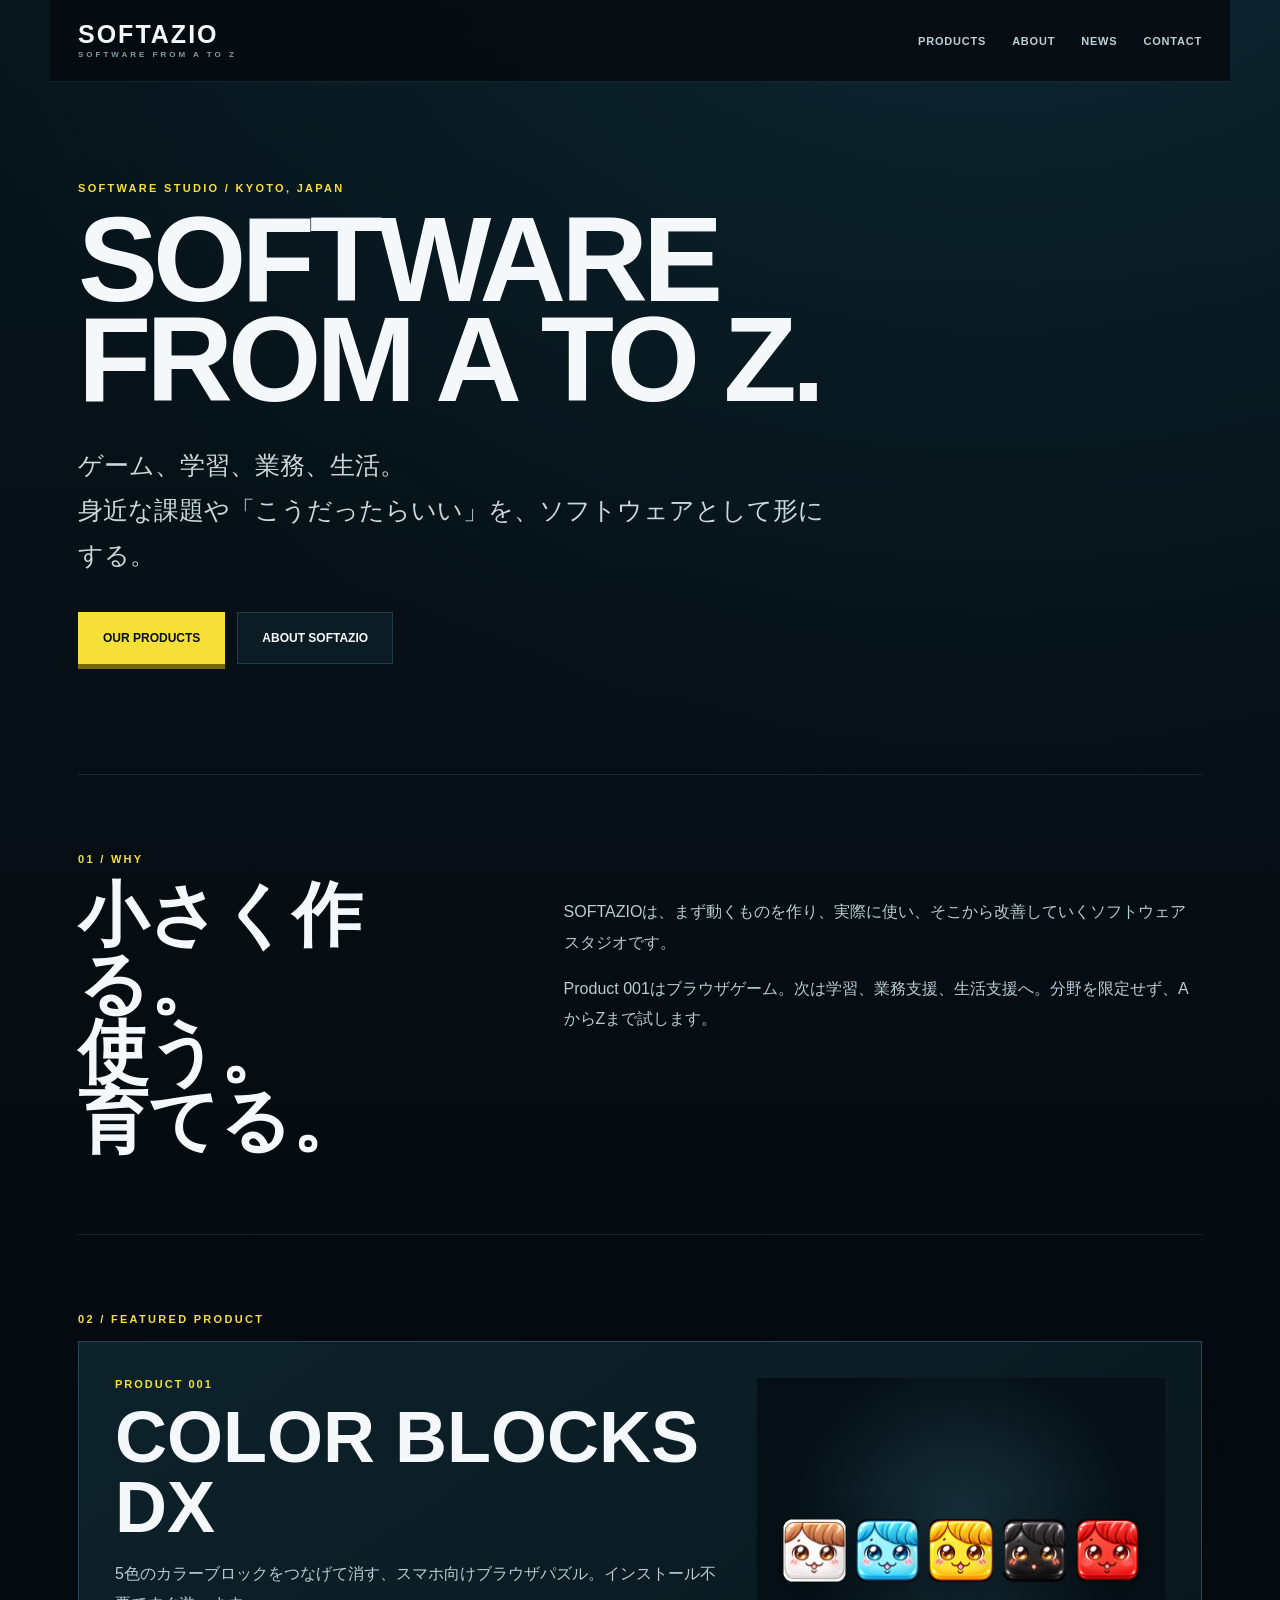
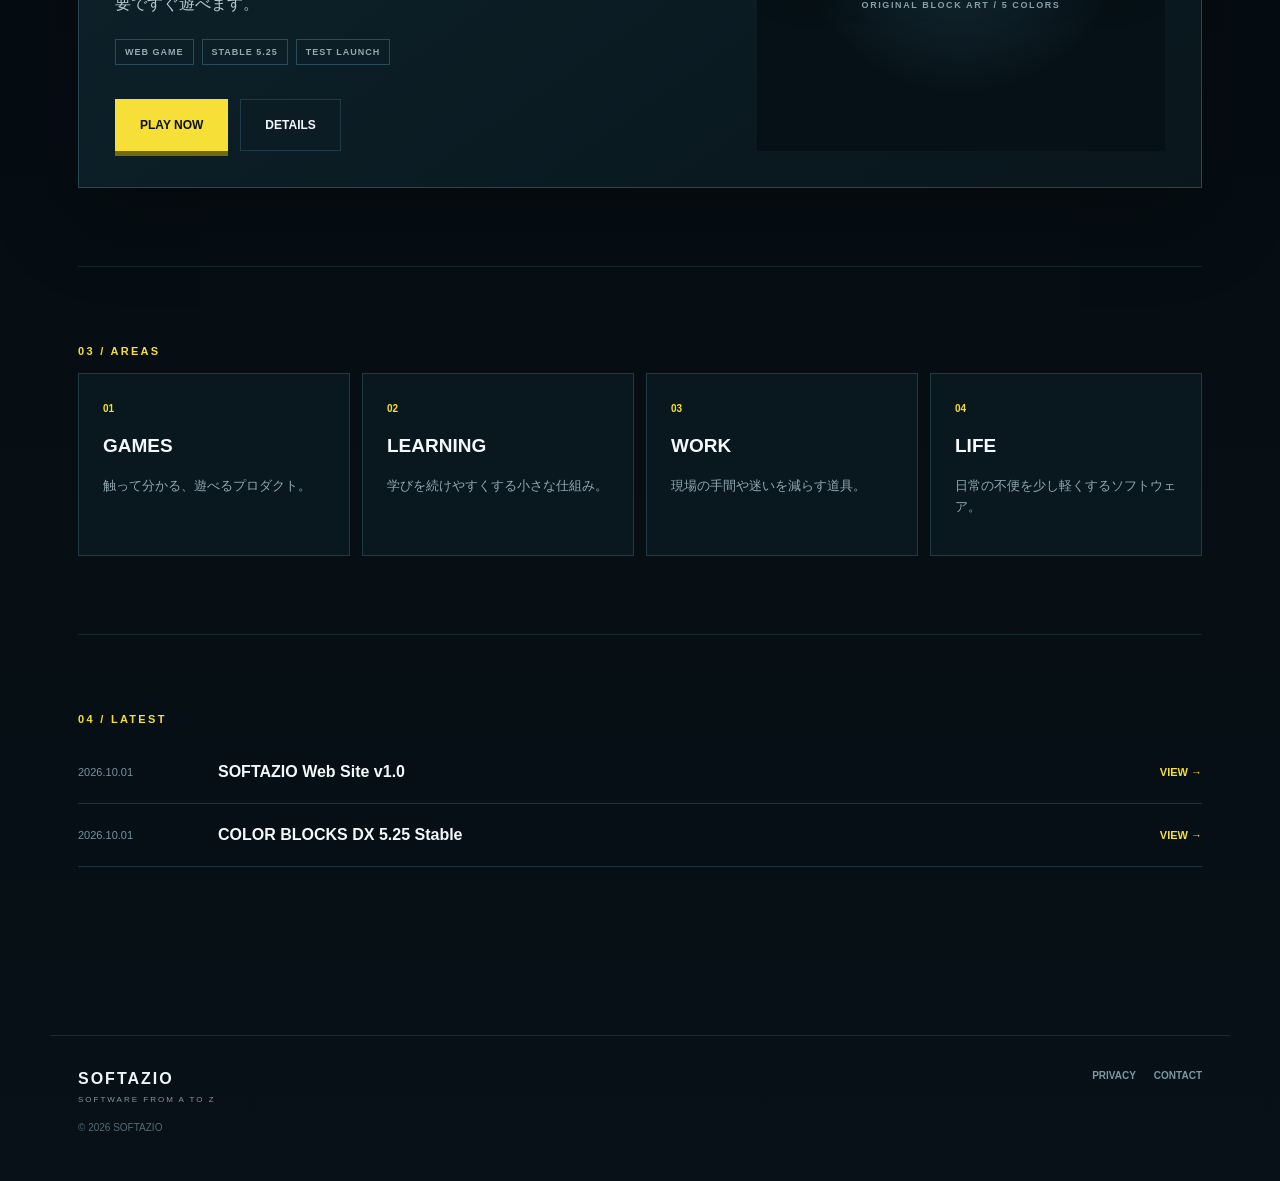
<file: index.html>
<!doctype html><html lang="ja"><head><meta charset="utf-8"><meta name="viewport" content="width=device-width,initial-scale=1,viewport-fit=cover"><meta name="theme-color" content="#061018"><meta name="description" content="SOFTAZIO — Software from A to Z. 小さな課題をソフトウェアで形にするプロダクトスタジオ。"><title>SOFTAZIO — Software from A to Z</title><link rel="stylesheet" href="site.css?v=100"><!-- Google tag (gtag.js) -->
<script async src="https://www.googletagmanager.com/gtag/js?id=G-1FV0P774PM"></script>
<script>
  window.dataLayer = window.dataLayer || [];
  function gtag(){dataLayer.push(arguments);}
  gtag('js', new Date());
  gtag('config', 'G-1FV0P774PM');
</script>
<link rel="icon" type="image/png" href="cat_yellow.png"><!-- Google AdSense -->
<script async src="https://pagead2.googlesyndication.com/pagead/js/adsbygoogle.js?client=ca-pub-8163972323891550"
     crossorigin="anonymous"></script>
<meta name="google-adsense-account" content="ca-pub-8163972323891550">
</head><body>
<header class="site-header"><a class="brand" href="index.html"><span class="brand-name">SOFTAZIO</span><span class="brand-tag">SOFTWARE FROM A TO Z</span></a><nav><a href="products.html">PRODUCTS</a><a href="about.html">ABOUT</a><a href="news.html">NEWS</a><a href="contact.html">CONTACT</a></nav></header>
<main><section class="hero"><div class="eyebrow">SOFTWARE STUDIO / KYOTO, JAPAN</div><h1>SOFTWARE<br>FROM A TO Z.</h1><p class="lead">ゲーム、学習、業務、生活。<br>身近な課題や「こうだったらいい」を、ソフトウェアとして形にする。</p><div class="cta-row"><a class="btn primary" href="products.html">OUR PRODUCTS</a><a class="btn secondary" href="about.html">ABOUT SOFTAZIO</a></div></section>
<section class="manifesto"><div class="section-kicker">01 / WHY</div><div class="manifesto-grid"><h2>小さく作る。<br>使う。<br>育てる。</h2><div><p>SOFTAZIOは、まず動くものを作り、実際に使い、そこから改善していくソフトウェアスタジオです。</p><p>Product 001はブラウザゲーム。次は学習、業務支援、生活支援へ。分野を限定せず、AからZまで試します。</p></div></div></section>
<section class="featured"><div class="section-kicker">02 / FEATURED PRODUCT</div><article class="product-hero-card"><div class="product-copy"><div class="product-num">PRODUCT 001</div><h2>COLOR BLOCKS DX</h2><p>5色のカラーブロックをつなげて消す、スマホ向けブラウザパズル。インストール不要ですぐ遊べます。</p><div class="product-meta"><span>WEB GAME</span><span>STABLE 5.25</span><span>TEST LAUNCH</span></div><div class="cta-row"><a class="btn primary" href="game.html" onclick="if(window.gtag){gtag(\'event\',\'play_now_click\',{event_category:\'engagement\',event_label:\'COLOR BLOCKS DX\'});}">PLAY NOW</a><a class="btn secondary" href="product-color-blocks.html">DETAILS</a></div></div><div class="product-visual original-art">
<div class="original-block-grid">
<img src="cat_white.png" alt="White original block">
<img src="cat_aqua.png" alt="Aqua original block">
<img src="cat_yellow.png" alt="Yellow original block">
<img src="cat_black.png" alt="Black original block">
<img src="cat_red.png" alt="Red original block">
</div>
<div class="original-art-label">ORIGINAL BLOCK ART / 5 COLORS</div>
</div></article></section>
<section class="areas"><div class="section-kicker">03 / AREAS</div><div class="area-grid"><article><span>01</span><h3>GAMES</h3><p>触って分かる、遊べるプロダクト。</p></article><article><span>02</span><h3>LEARNING</h3><p>学びを続けやすくする小さな仕組み。</p></article><article><span>03</span><h3>WORK</h3><p>現場の手間や迷いを減らす道具。</p></article><article><span>04</span><h3>LIFE</h3><p>日常の不便を少し軽くするソフトウェア。</p></article></div></section>
<section class="latest"><div class="section-kicker">04 / LATEST</div><a class="news-row" href="news.html"><time>2026.10.01</time><strong>SOFTAZIO Web Site v1.0</strong><span>VIEW →</span></a><a class="news-row" href="product-color-blocks.html"><time>2026.10.01</time><strong>COLOR BLOCKS DX 5.25 Stable</strong><span>VIEW →</span></a></section></main>
<footer><div><strong>SOFTAZIO</strong><small>SOFTWARE FROM A TO Z</small></div><div class="footer-links"><a href="privacy.html">PRIVACY</a><a href="contact.html">CONTACT</a></div><div class="copyright">© 2026 SOFTAZIO</div></footer></body></html>
</file>
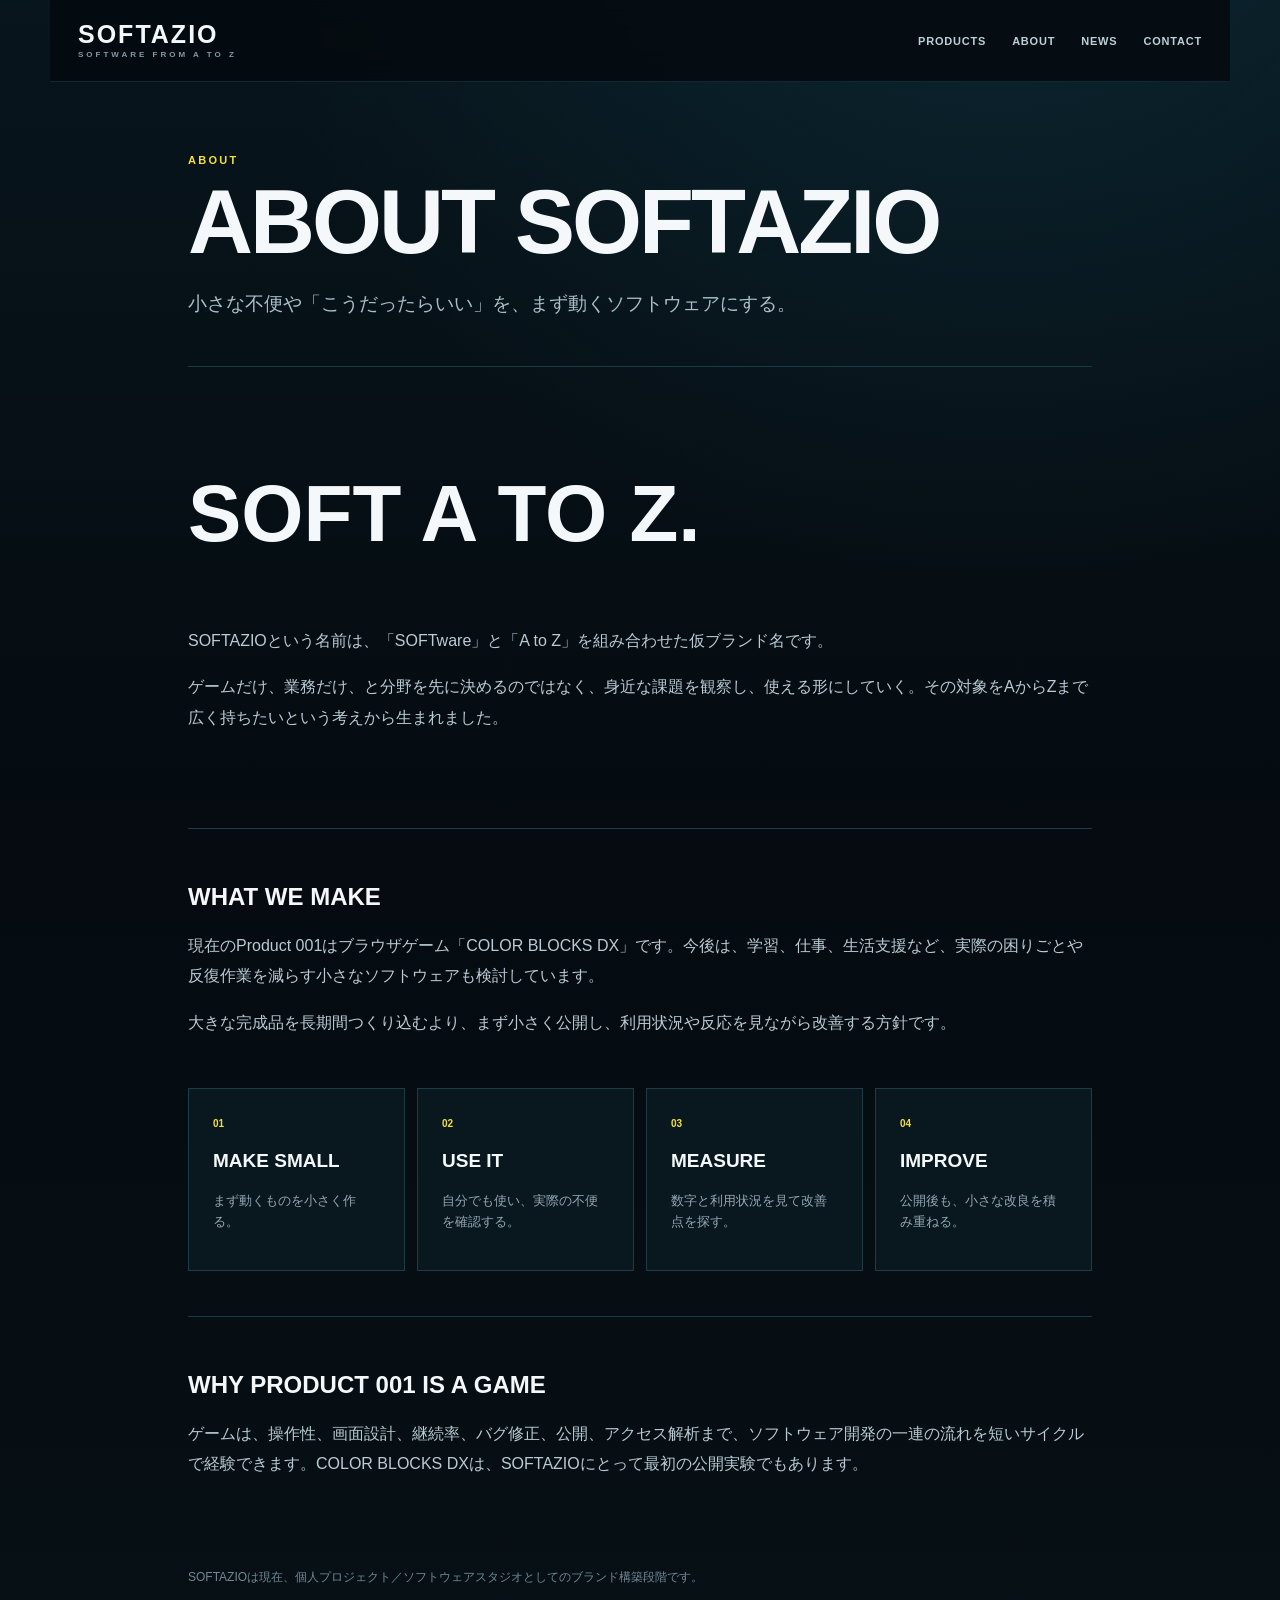
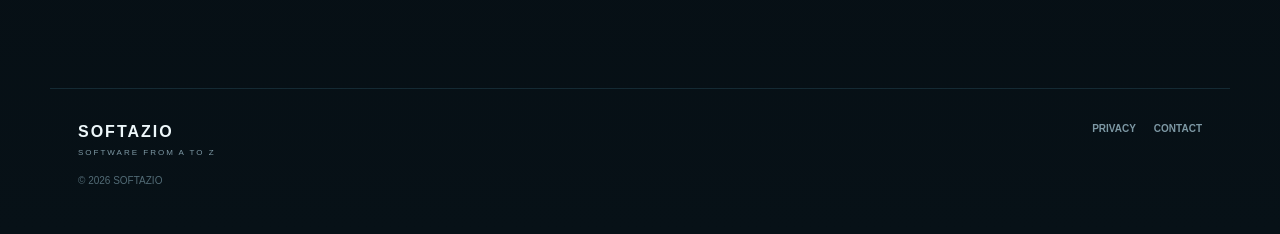
<file: about.html>
<!doctype html><html lang="ja"><head><meta charset="utf-8"><meta name="viewport" content="width=device-width,initial-scale=1"><title>About | SOFTAZIO</title><link rel="stylesheet" href="site.css?v=100"><!-- Google tag (gtag.js) -->
<script async src="https://www.googletagmanager.com/gtag/js?id=G-1FV0P774PM"></script>
<script>
  window.dataLayer = window.dataLayer || [];
  function gtag(){dataLayer.push(arguments);}
  gtag('js', new Date());
  gtag('config', 'G-1FV0P774PM');
</script>
<link rel="icon" type="image/png" href="cat_yellow.png"><!-- Google AdSense -->
<script async src="https://pagead2.googlesyndication.com/pagead/js/adsbygoogle.js?client=ca-pub-8163972323891550"
     crossorigin="anonymous"></script>
<meta name="google-adsense-account" content="ca-pub-8163972323891550">
</head><body><header class="site-header"><a class="brand" href="index.html"><span class="brand-name">SOFTAZIO</span><span class="brand-tag">SOFTWARE FROM A TO Z</span></a><nav><a href="products.html">PRODUCTS</a><a href="about.html">ABOUT</a><a href="news.html">NEWS</a><a href="contact.html">CONTACT</a></nav></header><main class="page">
<div class="eyebrow">ABOUT</div>
<h1 class="page-title">ABOUT SOFTAZIO</h1>
<p class="page-lead">小さな不便や「こうだったらいい」を、まず動くソフトウェアにする。</p>

<section class="content-section big-copy">
<h2>SOFT A TO Z.</h2>
<p>SOFTAZIOという名前は、「SOFTware」と「A to Z」を組み合わせた仮ブランド名です。</p>
<p>ゲームだけ、業務だけ、と分野を先に決めるのではなく、身近な課題を観察し、使える形にしていく。その対象をAからZまで広く持ちたいという考えから生まれました。</p>
</section>

<section class="content-section">
<h2>WHAT WE MAKE</h2>
<p>現在のProduct 001はブラウザゲーム「COLOR BLOCKS DX」です。今後は、学習、仕事、生活支援など、実際の困りごとや反復作業を減らす小さなソフトウェアも検討しています。</p>
<p>大きな完成品を長期間つくり込むより、まず小さく公開し、利用状況や反応を見ながら改善する方針です。</p>
</section>

<section class="principles">
<article><span>01</span><h3>MAKE SMALL</h3><p>まず動くものを小さく作る。</p></article>
<article><span>02</span><h3>USE IT</h3><p>自分でも使い、実際の不便を確認する。</p></article>
<article><span>03</span><h3>MEASURE</h3><p>数字と利用状況を見て改善点を探す。</p></article>
<article><span>04</span><h3>IMPROVE</h3><p>公開後も、小さな改良を積み重ねる。</p></article>
</section>

<section class="content-section">
<h2>WHY PRODUCT 001 IS A GAME</h2>
<p>ゲームは、操作性、画面設計、継続率、バグ修正、公開、アクセス解析まで、ソフトウェア開発の一連の流れを短いサイクルで経験できます。COLOR BLOCKS DXは、SOFTAZIOにとって最初の公開実験でもあります。</p>
</section>

<p class="note">SOFTAZIOは現在、個人プロジェクト／ソフトウェアスタジオとしてのブランド構築段階です。</p>
</main><footer><div><strong>SOFTAZIO</strong><small>SOFTWARE FROM A TO Z</small></div><div class="footer-links"><a href="privacy.html">PRIVACY</a><a href="contact.html">CONTACT</a></div><div class="copyright">© 2026 SOFTAZIO</div></footer></body></html>
</file>
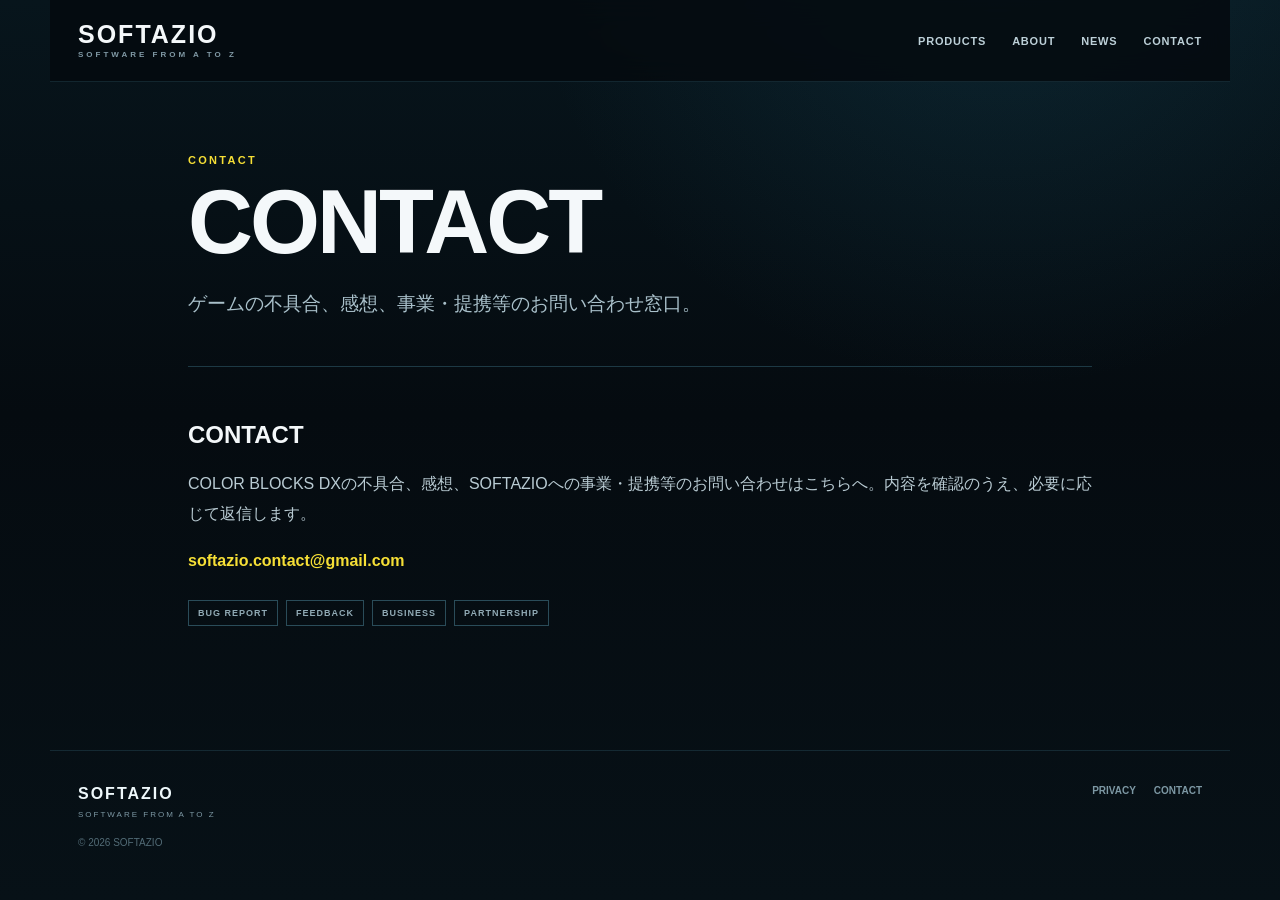
<file: contact.html>
<!doctype html><html lang="ja"><head><meta charset="utf-8"><meta name="viewport" content="width=device-width,initial-scale=1"><title>Contact | SOFTAZIO</title><link rel="stylesheet" href="site.css?v=100"><!-- Google tag (gtag.js) -->
<script async src="https://www.googletagmanager.com/gtag/js?id=G-1FV0P774PM"></script>
<script>
  window.dataLayer = window.dataLayer || [];
  function gtag(){dataLayer.push(arguments);}
  gtag('js', new Date());
  gtag('config', 'G-1FV0P774PM');
</script>
<link rel="icon" type="image/png" href="cat_yellow.png"><!-- Google AdSense -->
<script async src="https://pagead2.googlesyndication.com/pagead/js/adsbygoogle.js?client=ca-pub-8163972323891550"
     crossorigin="anonymous"></script>
<meta name="google-adsense-account" content="ca-pub-8163972323891550">
</head><body><header class="site-header"><a class="brand" href="index.html"><span class="brand-name">SOFTAZIO</span><span class="brand-tag">SOFTWARE FROM A TO Z</span></a><nav><a href="products.html">PRODUCTS</a><a href="about.html">ABOUT</a><a href="news.html">NEWS</a><a href="contact.html">CONTACT</a></nav></header><main class="page"><div class="eyebrow">CONTACT</div><h1 class="page-title">CONTACT</h1><p class="page-lead">ゲームの不具合、感想、事業・提携等のお問い合わせ窓口。</p><section class="contact-panel">
<h2>CONTACT</h2>
<p>COLOR BLOCKS DXの不具合、感想、SOFTAZIOへの事業・提携等のお問い合わせはこちらへ。内容を確認のうえ、必要に応じて返信します。</p>
<p><a class="mail-link" href="mailto:softazio.contact@gmail.com">softazio.contact@gmail.com</a></p>
<div class="contact-types"><span>BUG REPORT</span><span>FEEDBACK</span><span>BUSINESS</span><span>PARTNERSHIP</span></div>
</section></main><footer><div><strong>SOFTAZIO</strong><small>SOFTWARE FROM A TO Z</small></div><div class="footer-links"><a href="privacy.html">PRIVACY</a><a href="contact.html">CONTACT</a></div><div class="copyright">© 2026 SOFTAZIO</div></footer></body></html>
</file>
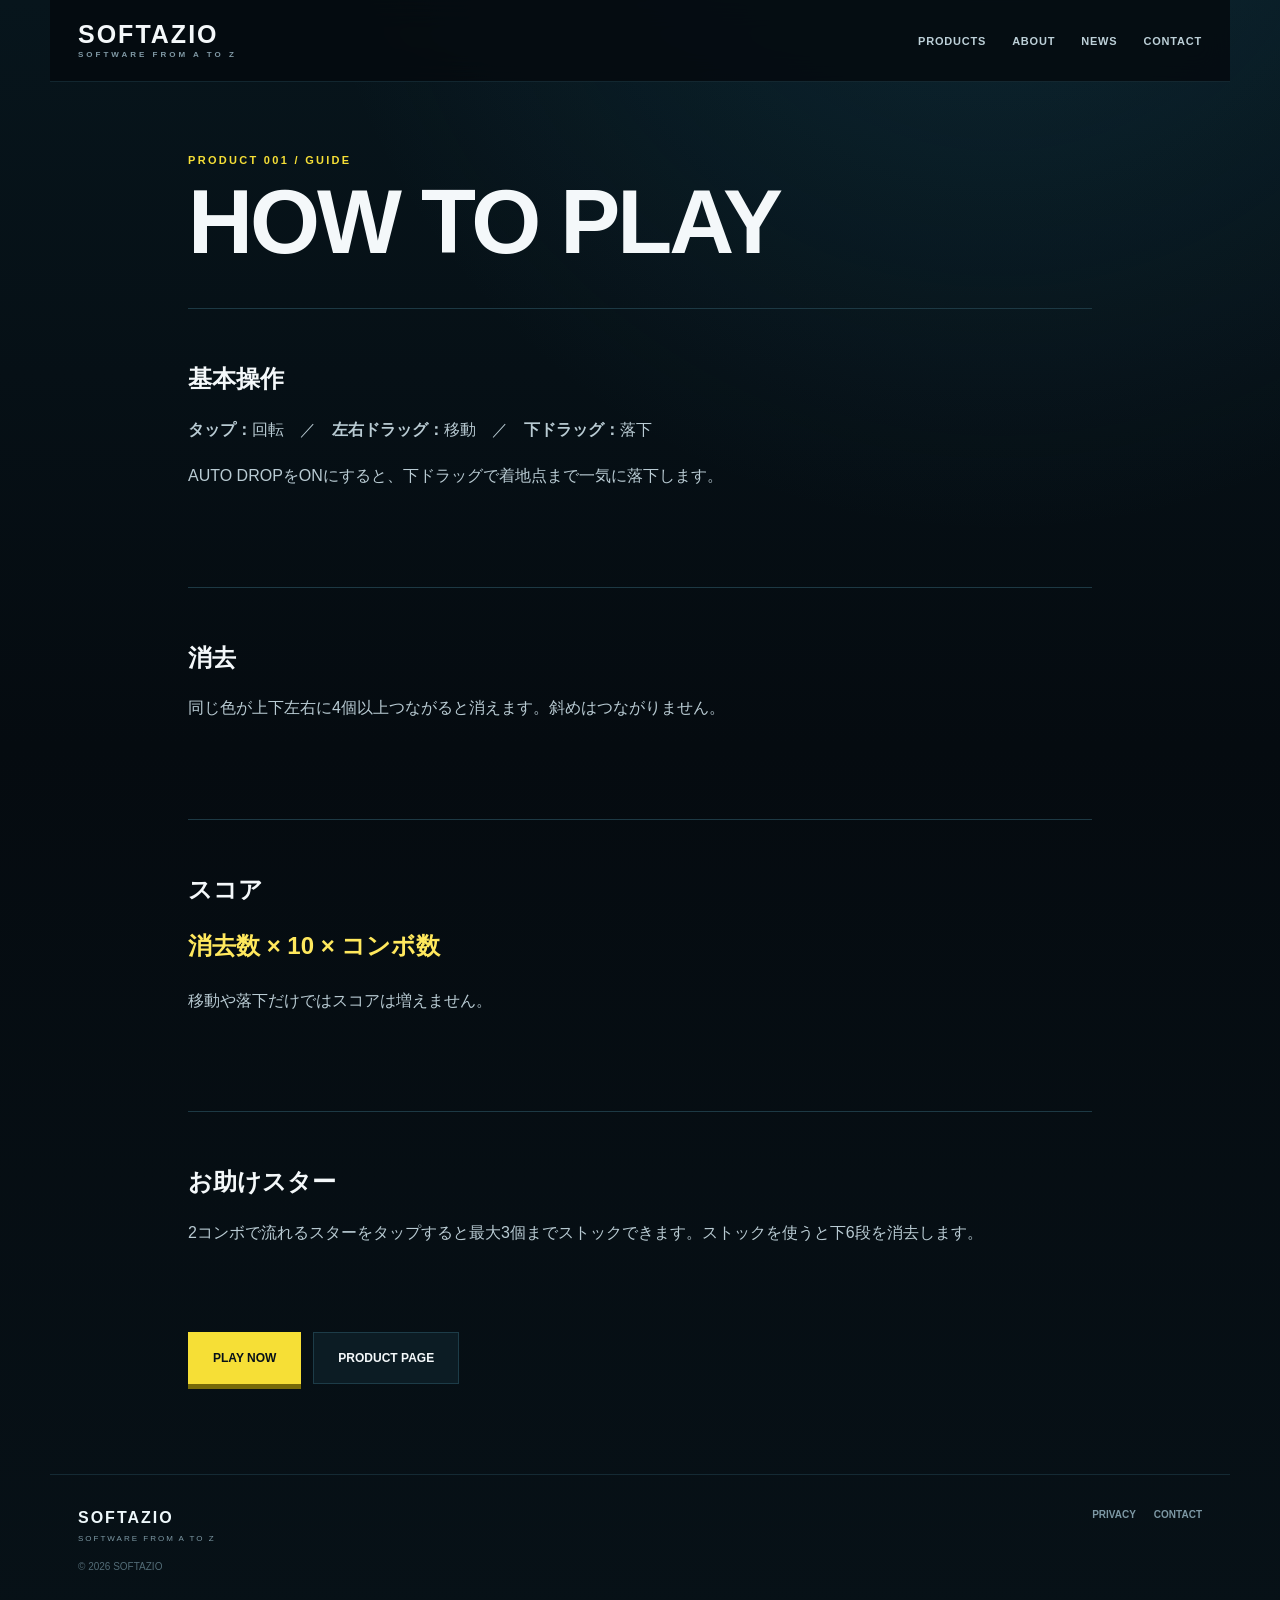
<file: how-to-play.html>
<!doctype html><html lang="ja"><head><meta charset="utf-8"><meta name="viewport" content="width=device-width,initial-scale=1"><title>How to Play — COLOR BLOCKS DX | SOFTAZIO</title><link rel="stylesheet" href="site.css?v=100"><!-- Google tag (gtag.js) -->
<script async src="https://www.googletagmanager.com/gtag/js?id=G-1FV0P774PM"></script>
<script>
  window.dataLayer = window.dataLayer || [];
  function gtag(){dataLayer.push(arguments);}
  gtag('js', new Date());
  gtag('config', 'G-1FV0P774PM');
</script>
<link rel="icon" type="image/png" href="cat_yellow.png"><!-- Google AdSense -->
<script async src="https://pagead2.googlesyndication.com/pagead/js/adsbygoogle.js?client=ca-pub-8163972323891550"
     crossorigin="anonymous"></script>
<meta name="google-adsense-account" content="ca-pub-8163972323891550">
</head><body><header class="site-header"><a class="brand" href="index.html"><span class="brand-name">SOFTAZIO</span><span class="brand-tag">SOFTWARE FROM A TO Z</span></a><nav><a href="products.html">PRODUCTS</a><a href="about.html">ABOUT</a><a href="news.html">NEWS</a><a href="contact.html">CONTACT</a></nav></header><main class="page"><div class="eyebrow">PRODUCT 001 / GUIDE</div><h1 class="page-title">HOW TO PLAY</h1><section class="content-section"><h2>基本操作</h2><p><strong>タップ：</strong>回転　／　<strong>左右ドラッグ：</strong>移動　／　<strong>下ドラッグ：</strong>落下</p><p>AUTO DROPをONにすると、下ドラッグで着地点まで一気に落下します。</p></section><section class="content-section"><h2>消去</h2><p>同じ色が上下左右に4個以上つながると消えます。斜めはつながりません。</p></section><section class="content-section"><h2>スコア</h2><p class="formula">消去数 × 10 × コンボ数</p><p>移動や落下だけではスコアは増えません。</p></section><section class="content-section"><h2>お助けスター</h2><p>2コンボで流れるスターをタップすると最大3個までストックできます。ストックを使うと下6段を消去します。</p></section><div class="cta-row"><a class="btn primary" href="game.html" onclick="if(window.gtag){gtag(\'event\',\'play_now_click\',{event_category:\'engagement\',event_label:\'COLOR BLOCKS DX\'});}">PLAY NOW</a><a class="btn secondary" href="product-color-blocks.html">PRODUCT PAGE</a></div></main><footer><div><strong>SOFTAZIO</strong><small>SOFTWARE FROM A TO Z</small></div><div class="footer-links"><a href="privacy.html">PRIVACY</a><a href="contact.html">CONTACT</a></div><div class="copyright">© 2026 SOFTAZIO</div></footer></body></html>
</file>
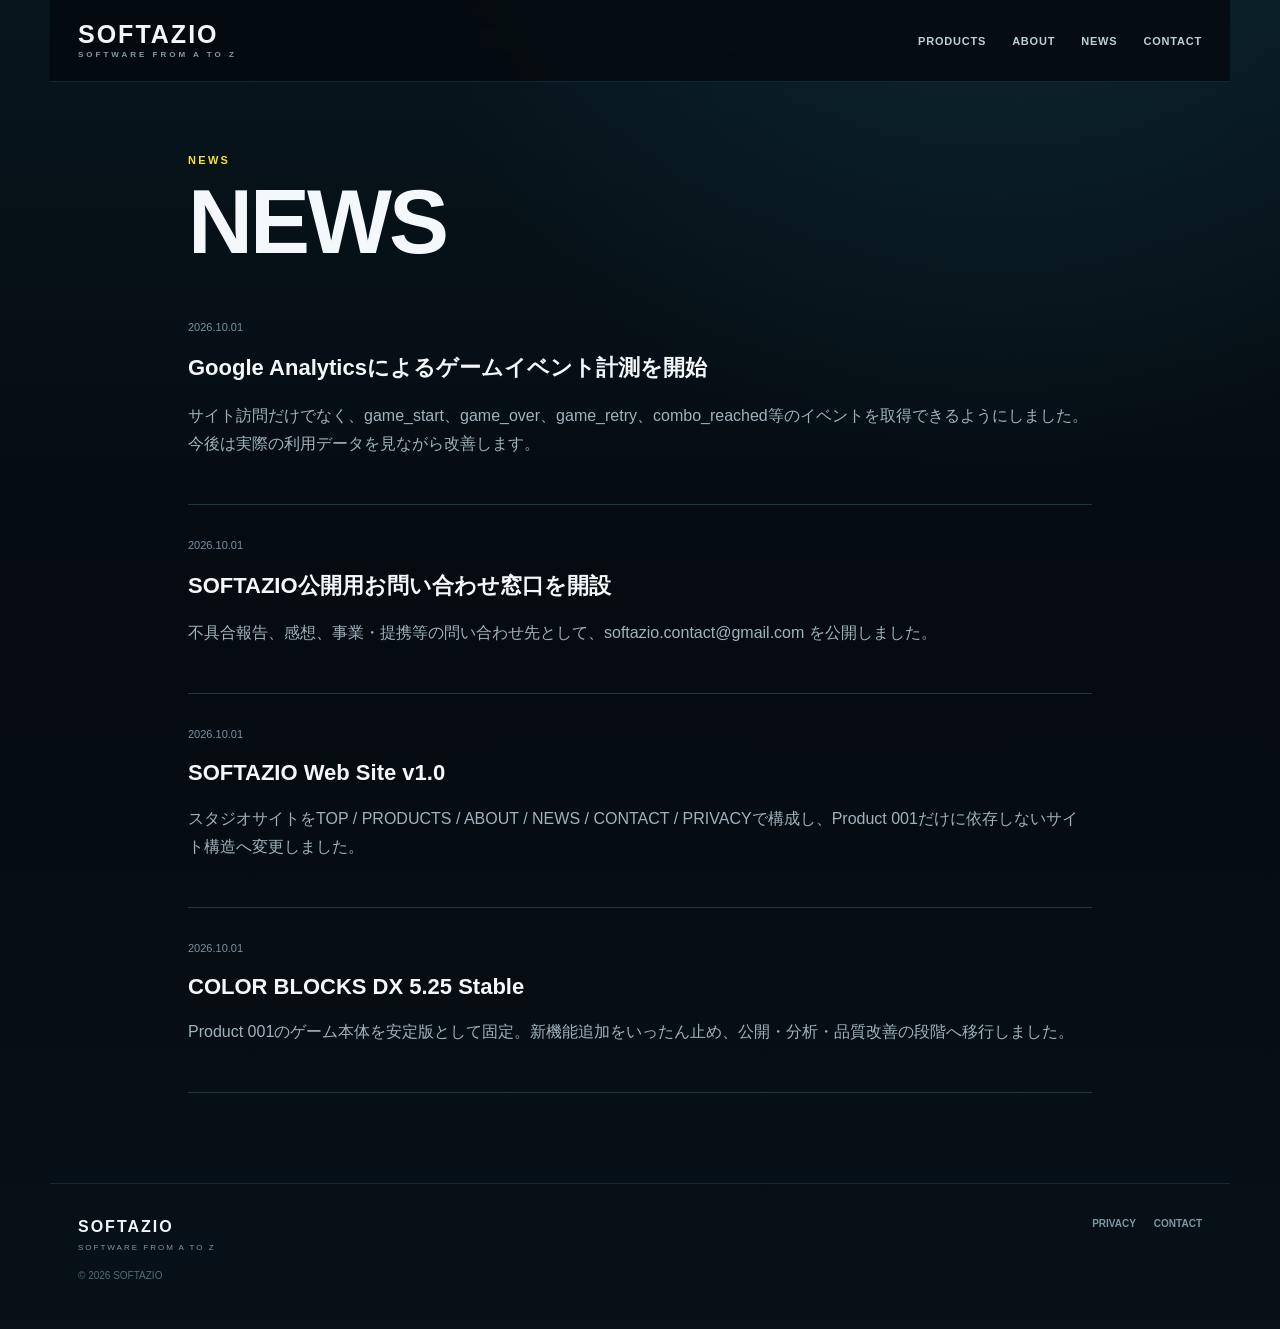
<file: news.html>
<!doctype html><html lang="ja"><head><meta charset="utf-8"><meta name="viewport" content="width=device-width,initial-scale=1"><title>News | SOFTAZIO</title><link rel="stylesheet" href="site.css?v=100"><!-- Google tag (gtag.js) -->
<script async src="https://www.googletagmanager.com/gtag/js?id=G-1FV0P774PM"></script>
<script>
  window.dataLayer = window.dataLayer || [];
  function gtag(){dataLayer.push(arguments);}
  gtag('js', new Date());
  gtag('config', 'G-1FV0P774PM');
</script>
<link rel="icon" type="image/png" href="cat_yellow.png"><!-- Google AdSense -->
<script async src="https://pagead2.googlesyndication.com/pagead/js/adsbygoogle.js?client=ca-pub-8163972323891550"
     crossorigin="anonymous"></script>
<meta name="google-adsense-account" content="ca-pub-8163972323891550">
</head><body><header class="site-header"><a class="brand" href="index.html"><span class="brand-name">SOFTAZIO</span><span class="brand-tag">SOFTWARE FROM A TO Z</span></a><nav><a href="products.html">PRODUCTS</a><a href="about.html">ABOUT</a><a href="news.html">NEWS</a><a href="contact.html">CONTACT</a></nav></header><main class="page">
<div class="eyebrow">NEWS</div><h1 class="page-title">NEWS</h1>
<div class="news-list">
<article><time>2026.10.01</time><h2>Google Analyticsによるゲームイベント計測を開始</h2><p>サイト訪問だけでなく、game_start、game_over、game_retry、combo_reached等のイベントを取得できるようにしました。今後は実際の利用データを見ながら改善します。</p></article>
<article><time>2026.10.01</time><h2>SOFTAZIO公開用お問い合わせ窓口を開設</h2><p>不具合報告、感想、事業・提携等の問い合わせ先として、softazio.contact@gmail.com を公開しました。</p></article>
<article><time>2026.10.01</time><h2>SOFTAZIO Web Site v1.0</h2><p>スタジオサイトをTOP / PRODUCTS / ABOUT / NEWS / CONTACT / PRIVACYで構成し、Product 001だけに依存しないサイト構造へ変更しました。</p></article>
<article><time>2026.10.01</time><h2>COLOR BLOCKS DX 5.25 Stable</h2><p>Product 001のゲーム本体を安定版として固定。新機能追加をいったん止め、公開・分析・品質改善の段階へ移行しました。</p></article>
</div>
</main><footer><div><strong>SOFTAZIO</strong><small>SOFTWARE FROM A TO Z</small></div><div class="footer-links"><a href="privacy.html">PRIVACY</a><a href="contact.html">CONTACT</a></div><div class="copyright">© 2026 SOFTAZIO</div></footer></body></html>
</file>
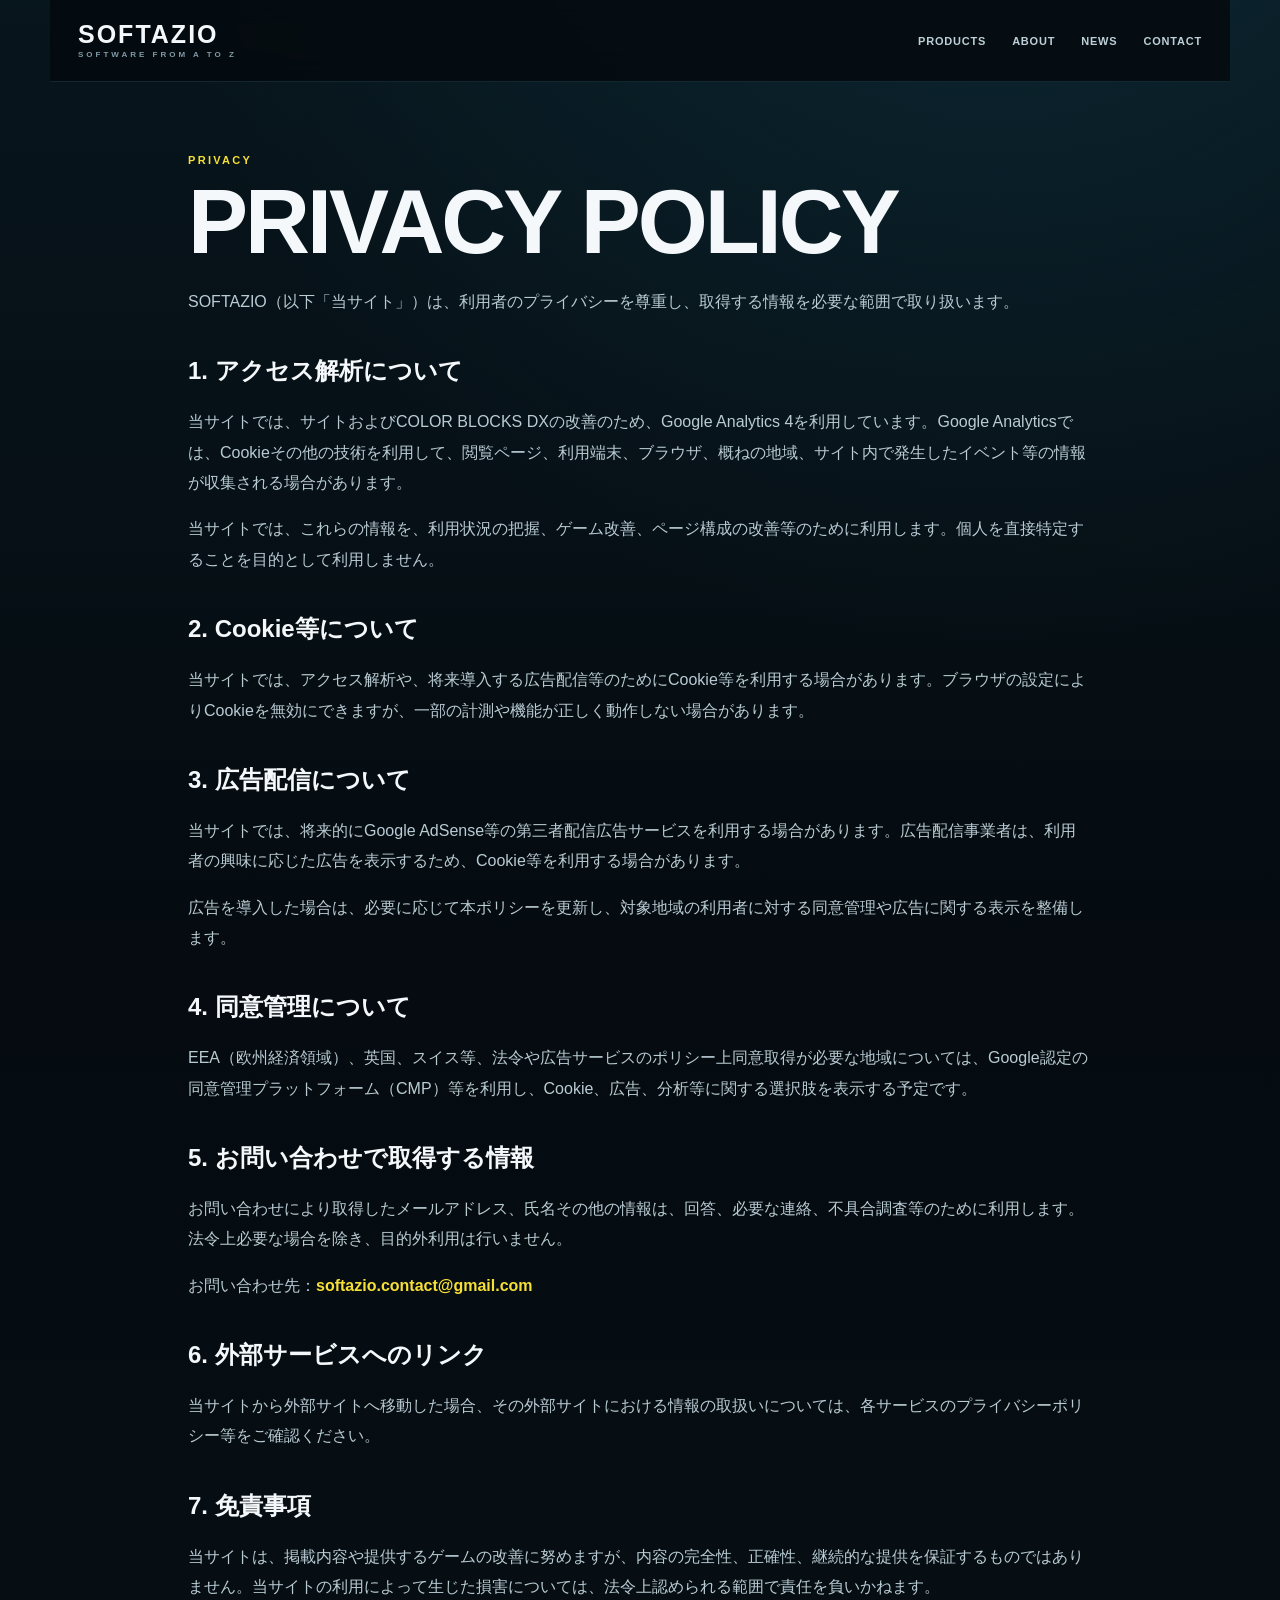
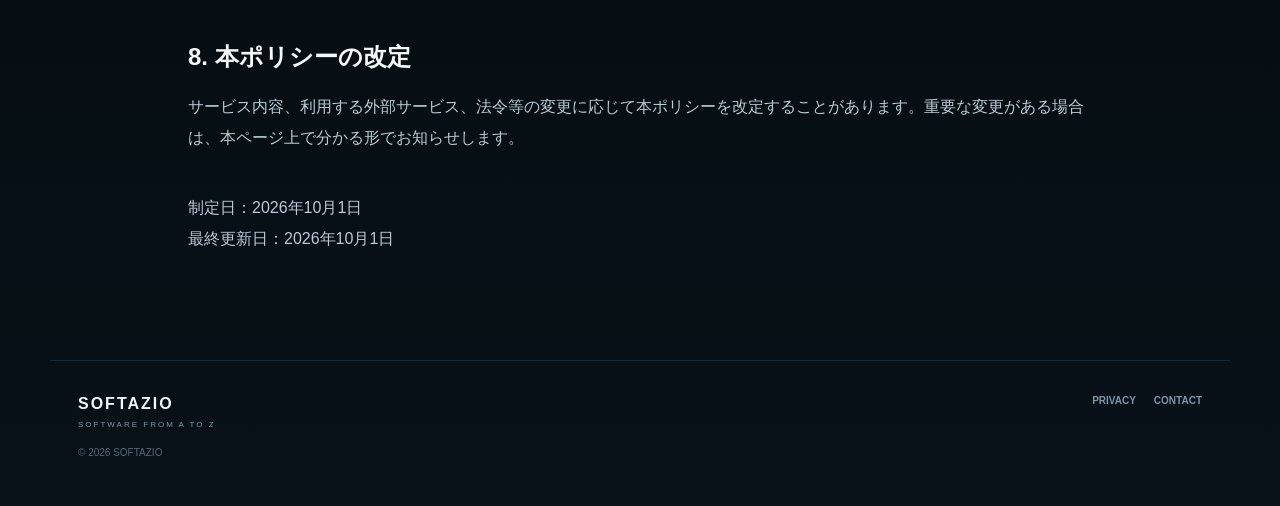
<file: privacy.html>
<!doctype html><html lang="ja"><head><meta charset="utf-8"><meta name="viewport" content="width=device-width,initial-scale=1"><title>Privacy Policy | SOFTAZIO</title><link rel="stylesheet" href="site.css?v=100"><!-- Google tag (gtag.js) -->
<script async src="https://www.googletagmanager.com/gtag/js?id=G-1FV0P774PM"></script>
<script>
  window.dataLayer = window.dataLayer || [];
  function gtag(){dataLayer.push(arguments);}
  gtag('js', new Date());
  gtag('config', 'G-1FV0P774PM');
</script>
<link rel="icon" type="image/png" href="cat_yellow.png"><!-- Google AdSense -->
<script async src="https://pagead2.googlesyndication.com/pagead/js/adsbygoogle.js?client=ca-pub-8163972323891550"
     crossorigin="anonymous"></script>
<meta name="google-adsense-account" content="ca-pub-8163972323891550">
</head><body><header class="site-header"><a class="brand" href="index.html"><span class="brand-name">SOFTAZIO</span><span class="brand-tag">SOFTWARE FROM A TO Z</span></a><nav><a href="products.html">PRODUCTS</a><a href="about.html">ABOUT</a><a href="news.html">NEWS</a><a href="contact.html">CONTACT</a></nav></header><main class="page legal">
<div class="eyebrow">PRIVACY</div>
<h1 class="page-title">PRIVACY POLICY</h1>
<p>SOFTAZIO（以下「当サイト」）は、利用者のプライバシーを尊重し、取得する情報を必要な範囲で取り扱います。</p>

<h2>1. アクセス解析について</h2>
<p>当サイトでは、サイトおよびCOLOR BLOCKS DXの改善のため、Google Analytics 4を利用しています。Google Analyticsでは、Cookieその他の技術を利用して、閲覧ページ、利用端末、ブラウザ、概ねの地域、サイト内で発生したイベント等の情報が収集される場合があります。</p>
<p>当サイトでは、これらの情報を、利用状況の把握、ゲーム改善、ページ構成の改善等のために利用します。個人を直接特定することを目的として利用しません。</p>

<h2>2. Cookie等について</h2>
<p>当サイトでは、アクセス解析や、将来導入する広告配信等のためにCookie等を利用する場合があります。ブラウザの設定によりCookieを無効にできますが、一部の計測や機能が正しく動作しない場合があります。</p>

<h2>3. 広告配信について</h2>
<p>当サイトでは、将来的にGoogle AdSense等の第三者配信広告サービスを利用する場合があります。広告配信事業者は、利用者の興味に応じた広告を表示するため、Cookie等を利用する場合があります。</p>
<p>広告を導入した場合は、必要に応じて本ポリシーを更新し、対象地域の利用者に対する同意管理や広告に関する表示を整備します。</p>

<h2>4. 同意管理について</h2>
<p>EEA（欧州経済領域）、英国、スイス等、法令や広告サービスのポリシー上同意取得が必要な地域については、Google認定の同意管理プラットフォーム（CMP）等を利用し、Cookie、広告、分析等に関する選択肢を表示する予定です。</p>

<h2>5. お問い合わせで取得する情報</h2>
<p>お問い合わせにより取得したメールアドレス、氏名その他の情報は、回答、必要な連絡、不具合調査等のために利用します。法令上必要な場合を除き、目的外利用は行いません。</p>
<p>お問い合わせ先：<a class="mail-link" href="mailto:softazio.contact@gmail.com">softazio.contact@gmail.com</a></p>

<h2>6. 外部サービスへのリンク</h2>
<p>当サイトから外部サイトへ移動した場合、その外部サイトにおける情報の取扱いについては、各サービスのプライバシーポリシー等をご確認ください。</p>

<h2>7. 免責事項</h2>
<p>当サイトは、掲載内容や提供するゲームの改善に努めますが、内容の完全性、正確性、継続的な提供を保証するものではありません。当サイトの利用によって生じた損害については、法令上認められる範囲で責任を負いかねます。</p>

<h2>8. 本ポリシーの改定</h2>
<p>サービス内容、利用する外部サービス、法令等の変更に応じて本ポリシーを改定することがあります。重要な変更がある場合は、本ページ上で分かる形でお知らせします。</p>

<p class="note">制定日：2026年10月1日<br>最終更新日：2026年10月1日</p>
</main><footer><div><strong>SOFTAZIO</strong><small>SOFTWARE FROM A TO Z</small></div><div class="footer-links"><a href="privacy.html">PRIVACY</a><a href="contact.html">CONTACT</a></div><div class="copyright">© 2026 SOFTAZIO</div></footer></body></html>
</file>
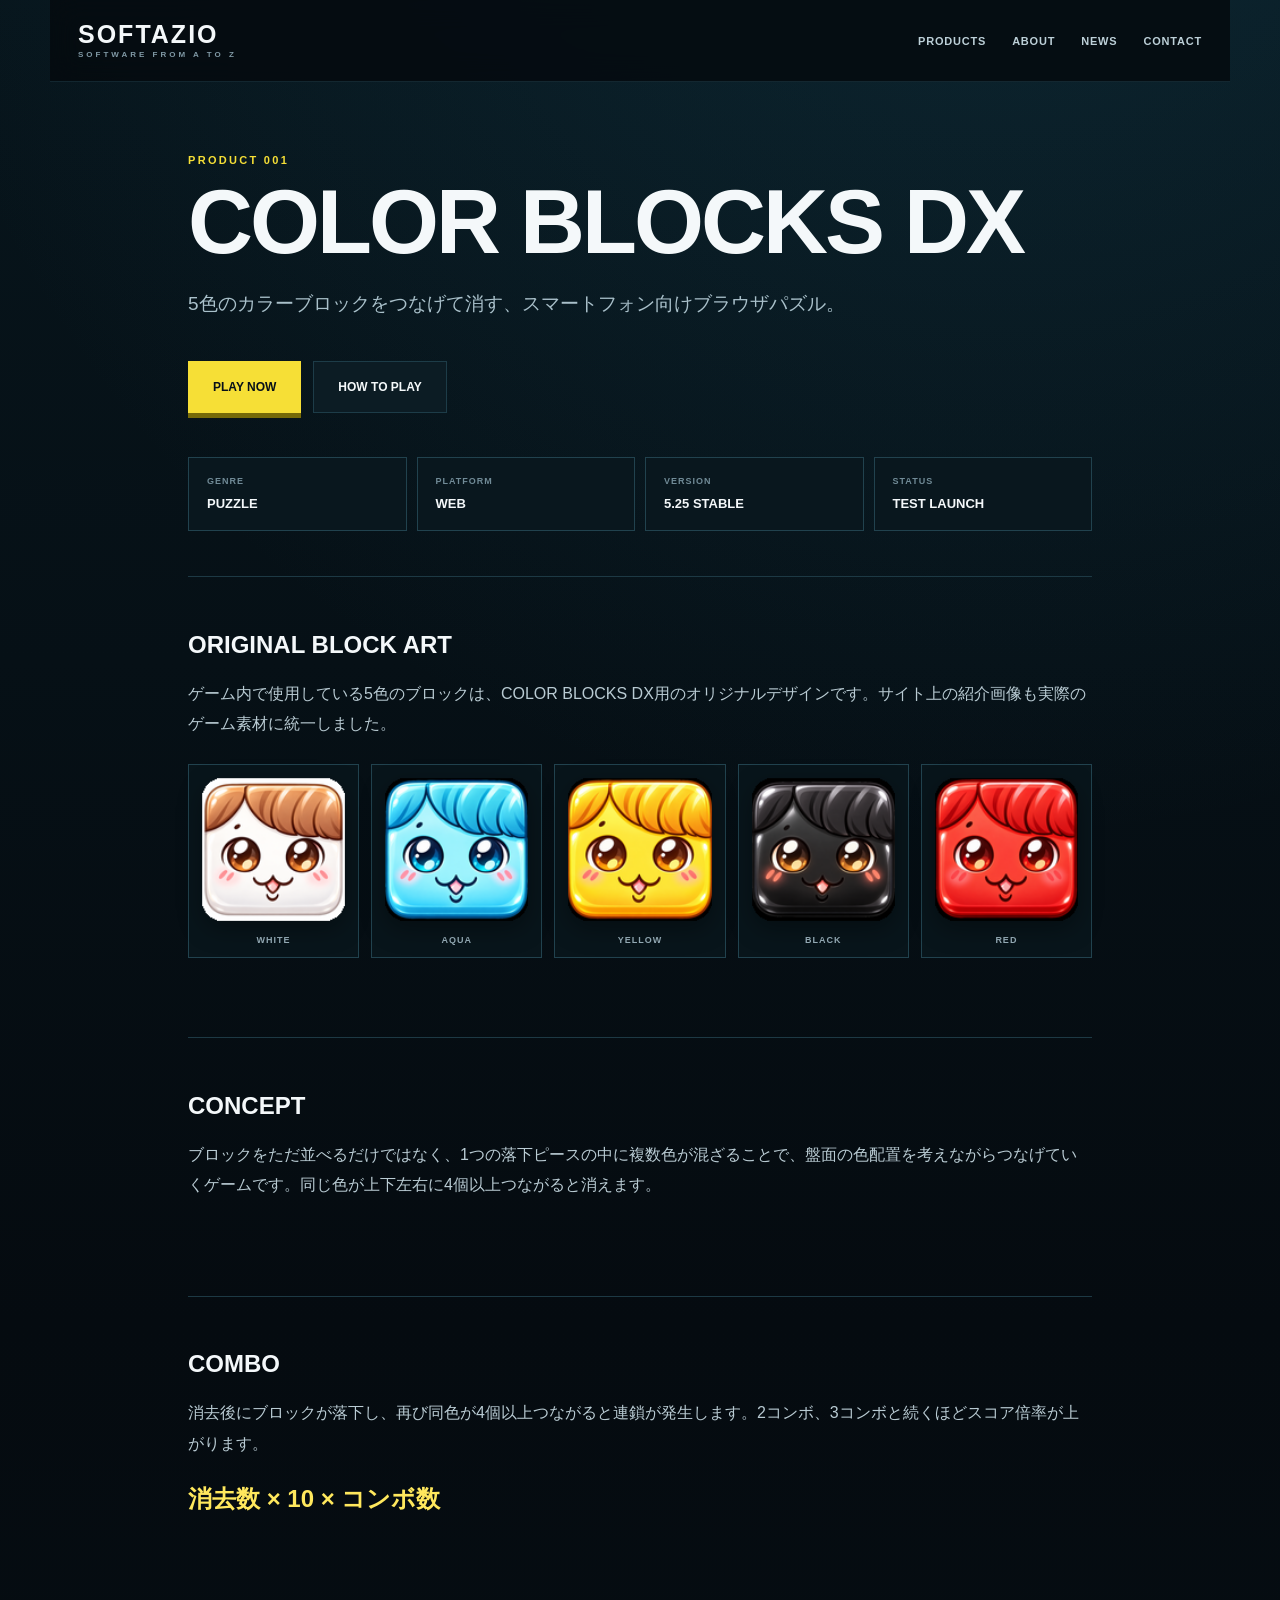
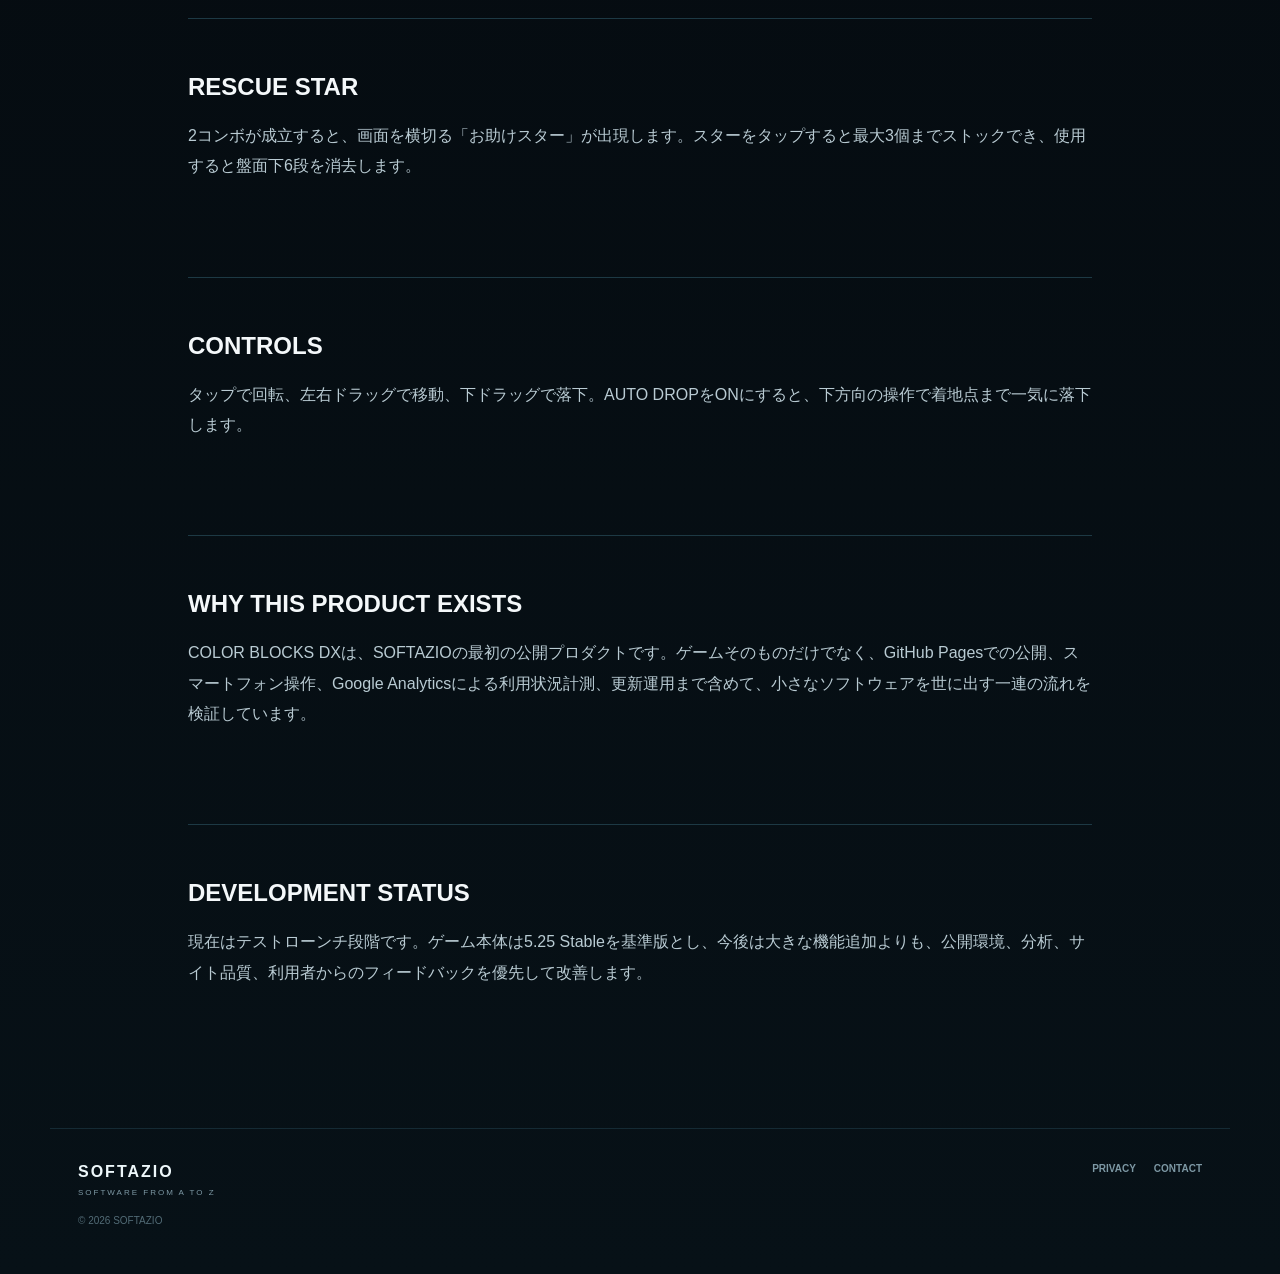
<file: product-color-blocks.html>
<!doctype html><html lang="ja"><head><meta charset="utf-8"><meta name="viewport" content="width=device-width,initial-scale=1"><title>COLOR BLOCKS DX | SOFTAZIO</title><link rel="stylesheet" href="site.css?v=100"><!-- Google tag (gtag.js) -->
<script async src="https://www.googletagmanager.com/gtag/js?id=G-1FV0P774PM"></script>
<script>
  window.dataLayer = window.dataLayer || [];
  function gtag(){dataLayer.push(arguments);}
  gtag('js', new Date());
  gtag('config', 'G-1FV0P774PM');
</script>
<link rel="icon" type="image/png" href="cat_yellow.png"><!-- Google AdSense -->
<script async src="https://pagead2.googlesyndication.com/pagead/js/adsbygoogle.js?client=ca-pub-8163972323891550"
     crossorigin="anonymous"></script>
<meta name="google-adsense-account" content="ca-pub-8163972323891550">
</head><body><header class="site-header"><a class="brand" href="index.html"><span class="brand-name">SOFTAZIO</span><span class="brand-tag">SOFTWARE FROM A TO Z</span></a><nav><a href="products.html">PRODUCTS</a><a href="about.html">ABOUT</a><a href="news.html">NEWS</a><a href="contact.html">CONTACT</a></nav></header><main class="page">
<div class="eyebrow">PRODUCT 001</div>
<h1 class="page-title">COLOR BLOCKS DX</h1>
<p class="page-lead">5色のカラーブロックをつなげて消す、スマートフォン向けブラウザパズル。</p>

<div class="cta-row"><a class="btn primary" href="game.html">PLAY NOW</a><a class="btn secondary" href="how-to-play.html">HOW TO PLAY</a></div>

<section class="info-grid">
<article><span>GENRE</span><strong>PUZZLE</strong></article>
<article><span>PLATFORM</span><strong>WEB</strong></article>
<article><span>VERSION</span><strong>5.25 STABLE</strong></article>
<article><span>STATUS</span><strong>TEST LAUNCH</strong></article>
</section>

<section class="content-section">
<h2>ORIGINAL BLOCK ART</h2>
<p>ゲーム内で使用している5色のブロックは、COLOR BLOCKS DX用のオリジナルデザインです。サイト上の紹介画像も実際のゲーム素材に統一しました。</p>
<div class="art-showcase">
<figure><img src="cat_white.png" alt="White block"><figcaption>WHITE</figcaption></figure>
<figure><img src="cat_aqua.png" alt="Aqua block"><figcaption>AQUA</figcaption></figure>
<figure><img src="cat_yellow.png" alt="Yellow block"><figcaption>YELLOW</figcaption></figure>
<figure><img src="cat_black.png" alt="Black block"><figcaption>BLACK</figcaption></figure>
<figure><img src="cat_red.png" alt="Red block"><figcaption>RED</figcaption></figure>
</div>
</section>

<section class="content-section">
<h2>CONCEPT</h2>
<p>ブロックをただ並べるだけではなく、1つの落下ピースの中に複数色が混ざることで、盤面の色配置を考えながらつなげていくゲームです。同じ色が上下左右に4個以上つながると消えます。</p>
</section>

<section class="content-section">
<h2>COMBO</h2>
<p>消去後にブロックが落下し、再び同色が4個以上つながると連鎖が発生します。2コンボ、3コンボと続くほどスコア倍率が上がります。</p>
<p class="formula">消去数 × 10 × コンボ数</p>
</section>

<section class="content-section">
<h2>RESCUE STAR</h2>
<p>2コンボが成立すると、画面を横切る「お助けスター」が出現します。スターをタップすると最大3個までストックでき、使用すると盤面下6段を消去します。</p>
</section>

<section class="content-section">
<h2>CONTROLS</h2>
<p>タップで回転、左右ドラッグで移動、下ドラッグで落下。AUTO DROPをONにすると、下方向の操作で着地点まで一気に落下します。</p>
</section>

<section class="content-section">
<h2>WHY THIS PRODUCT EXISTS</h2>
<p>COLOR BLOCKS DXは、SOFTAZIOの最初の公開プロダクトです。ゲームそのものだけでなく、GitHub Pagesでの公開、スマートフォン操作、Google Analyticsによる利用状況計測、更新運用まで含めて、小さなソフトウェアを世に出す一連の流れを検証しています。</p>
</section>

<section class="content-section">
<h2>DEVELOPMENT STATUS</h2>
<p>現在はテストローンチ段階です。ゲーム本体は5.25 Stableを基準版とし、今後は大きな機能追加よりも、公開環境、分析、サイト品質、利用者からのフィードバックを優先して改善します。</p>
</section>
</main><footer><div><strong>SOFTAZIO</strong><small>SOFTWARE FROM A TO Z</small></div><div class="footer-links"><a href="privacy.html">PRIVACY</a><a href="contact.html">CONTACT</a></div><div class="copyright">© 2026 SOFTAZIO</div></footer></body></html>
</file>
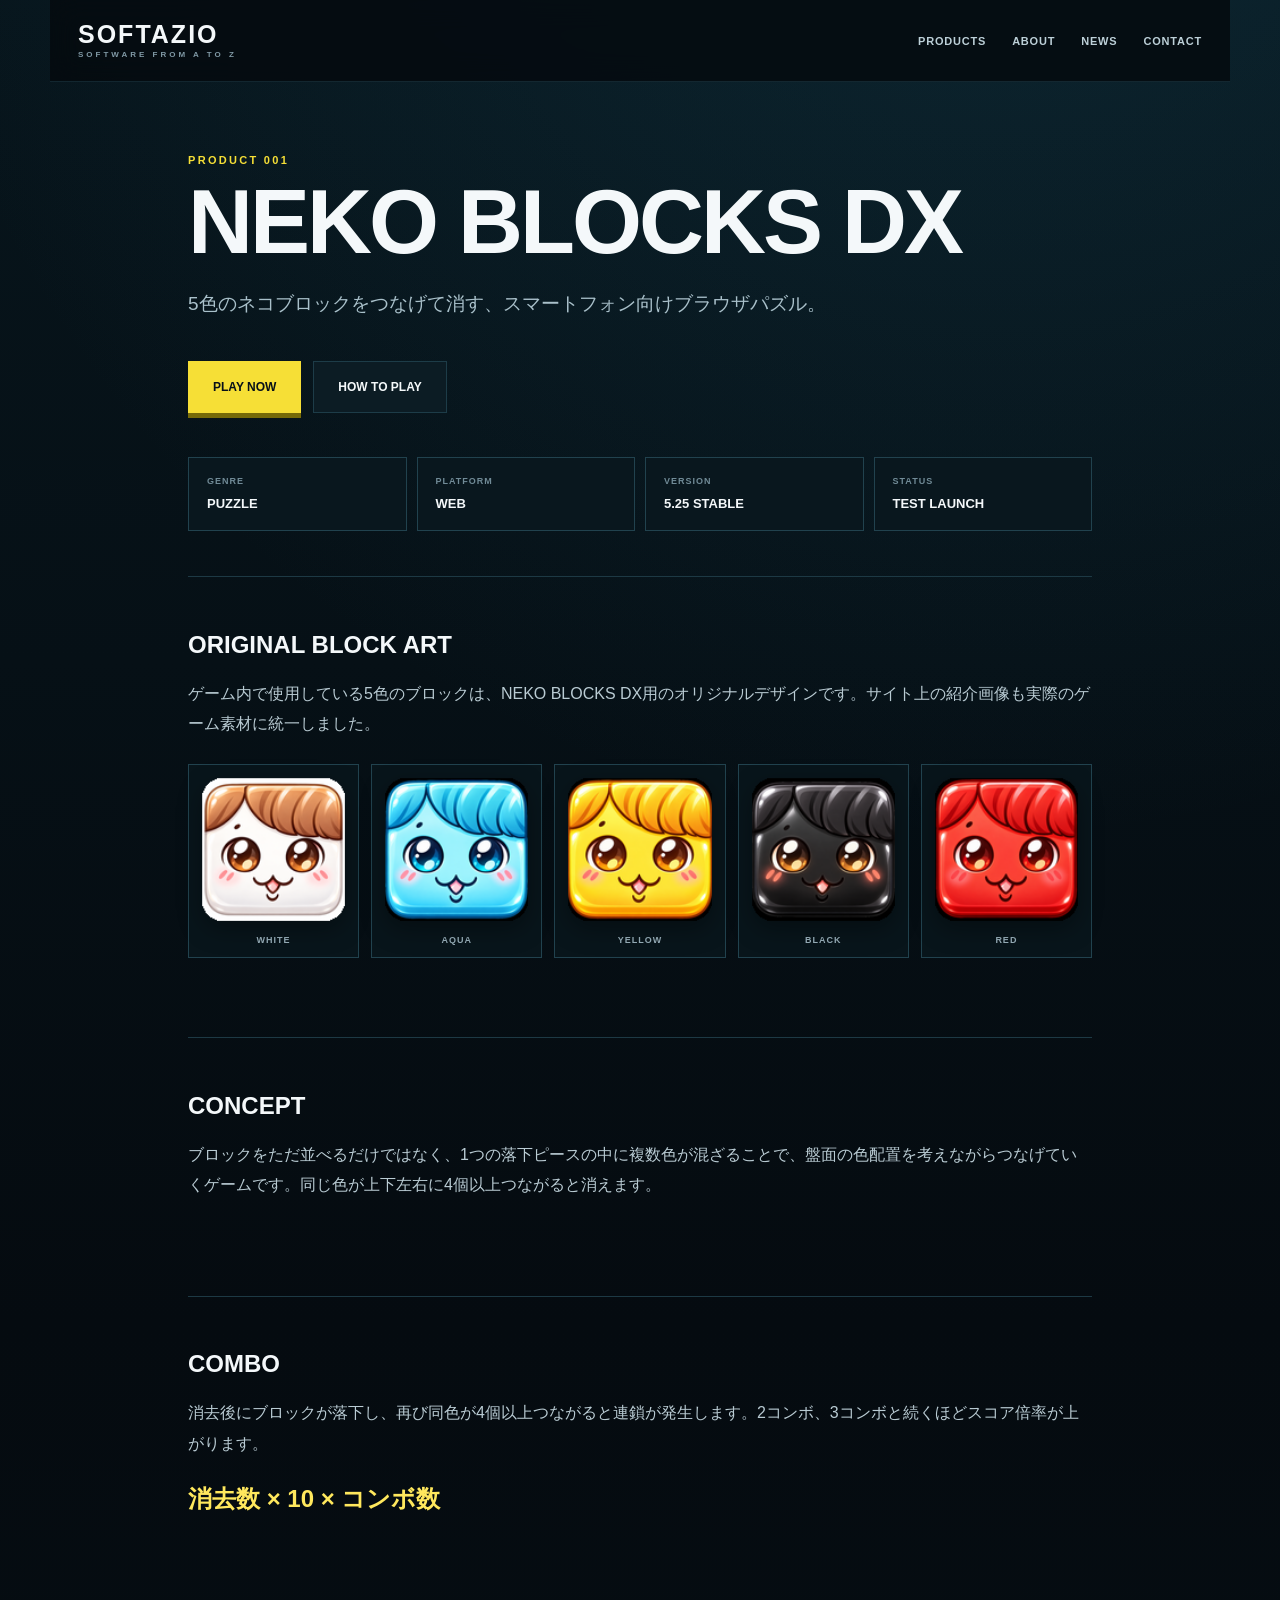
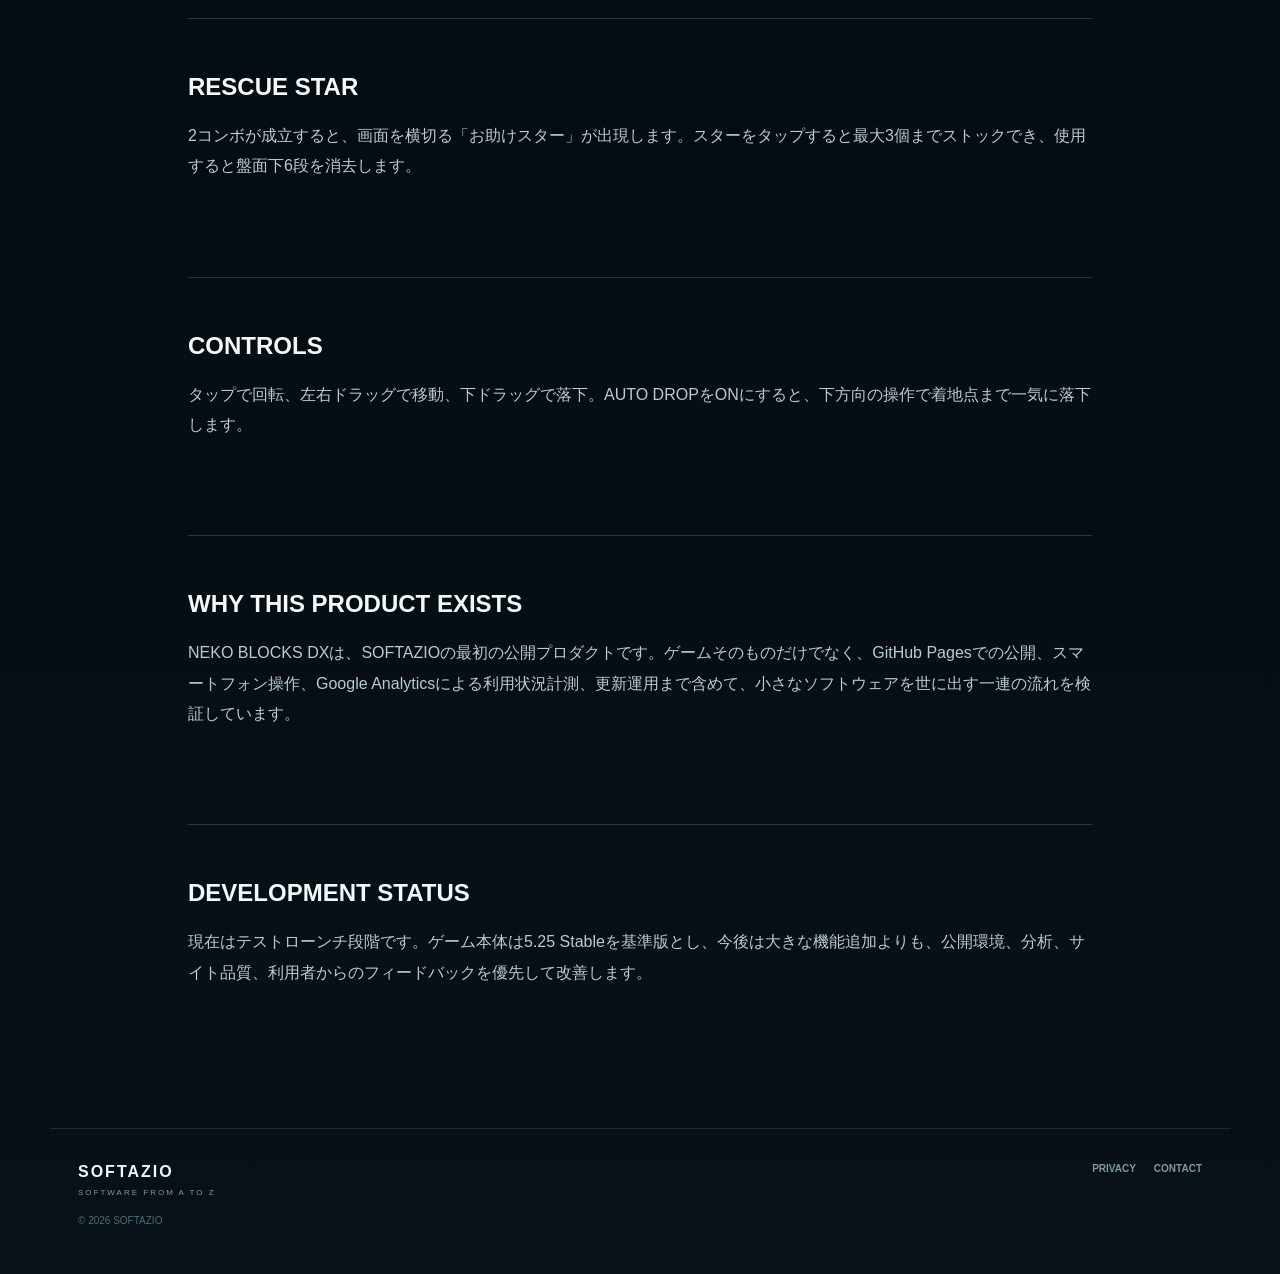
<file: product-neko-blocks.html>
<!doctype html><html lang="ja"><head><meta charset="utf-8"><meta name="viewport" content="width=device-width,initial-scale=1"><title>NEKO BLOCKS DX | SOFTAZIO</title><link rel="stylesheet" href="site.css?v=100"><!-- Google tag (gtag.js) -->
<script async src="https://www.googletagmanager.com/gtag/js?id=G-1FV0P774PM"></script>
<script>
  window.dataLayer = window.dataLayer || [];
  function gtag(){dataLayer.push(arguments);}
  gtag('js', new Date());
  gtag('config', 'G-1FV0P774PM');
</script>
<link rel="icon" type="image/png" href="cat_yellow.png"></head><body><header class="site-header"><a class="brand" href="index.html"><span class="brand-name">SOFTAZIO</span><span class="brand-tag">SOFTWARE FROM A TO Z</span></a><nav><a href="products.html">PRODUCTS</a><a href="about.html">ABOUT</a><a href="news.html">NEWS</a><a href="contact.html">CONTACT</a></nav></header><main class="page">
<div class="eyebrow">PRODUCT 001</div>
<h1 class="page-title">NEKO BLOCKS DX</h1>
<p class="page-lead">5色のネコブロックをつなげて消す、スマートフォン向けブラウザパズル。</p>

<div class="cta-row"><a class="btn primary" href="game.html">PLAY NOW</a><a class="btn secondary" href="how-to-play.html">HOW TO PLAY</a></div>

<section class="info-grid">
<article><span>GENRE</span><strong>PUZZLE</strong></article>
<article><span>PLATFORM</span><strong>WEB</strong></article>
<article><span>VERSION</span><strong>5.25 STABLE</strong></article>
<article><span>STATUS</span><strong>TEST LAUNCH</strong></article>
</section>

<section class="content-section">
<h2>ORIGINAL BLOCK ART</h2>
<p>ゲーム内で使用している5色のブロックは、NEKO BLOCKS DX用のオリジナルデザインです。サイト上の紹介画像も実際のゲーム素材に統一しました。</p>
<div class="art-showcase">
<figure><img src="cat_white.png" alt="White block"><figcaption>WHITE</figcaption></figure>
<figure><img src="cat_aqua.png" alt="Aqua block"><figcaption>AQUA</figcaption></figure>
<figure><img src="cat_yellow.png" alt="Yellow block"><figcaption>YELLOW</figcaption></figure>
<figure><img src="cat_black.png" alt="Black block"><figcaption>BLACK</figcaption></figure>
<figure><img src="cat_red.png" alt="Red block"><figcaption>RED</figcaption></figure>
</div>
</section>

<section class="content-section">
<h2>CONCEPT</h2>
<p>ブロックをただ並べるだけではなく、1つの落下ピースの中に複数色が混ざることで、盤面の色配置を考えながらつなげていくゲームです。同じ色が上下左右に4個以上つながると消えます。</p>
</section>

<section class="content-section">
<h2>COMBO</h2>
<p>消去後にブロックが落下し、再び同色が4個以上つながると連鎖が発生します。2コンボ、3コンボと続くほどスコア倍率が上がります。</p>
<p class="formula">消去数 × 10 × コンボ数</p>
</section>

<section class="content-section">
<h2>RESCUE STAR</h2>
<p>2コンボが成立すると、画面を横切る「お助けスター」が出現します。スターをタップすると最大3個までストックでき、使用すると盤面下6段を消去します。</p>
</section>

<section class="content-section">
<h2>CONTROLS</h2>
<p>タップで回転、左右ドラッグで移動、下ドラッグで落下。AUTO DROPをONにすると、下方向の操作で着地点まで一気に落下します。</p>
</section>

<section class="content-section">
<h2>WHY THIS PRODUCT EXISTS</h2>
<p>NEKO BLOCKS DXは、SOFTAZIOの最初の公開プロダクトです。ゲームそのものだけでなく、GitHub Pagesでの公開、スマートフォン操作、Google Analyticsによる利用状況計測、更新運用まで含めて、小さなソフトウェアを世に出す一連の流れを検証しています。</p>
</section>

<section class="content-section">
<h2>DEVELOPMENT STATUS</h2>
<p>現在はテストローンチ段階です。ゲーム本体は5.25 Stableを基準版とし、今後は大きな機能追加よりも、公開環境、分析、サイト品質、利用者からのフィードバックを優先して改善します。</p>
</section>
</main><footer><div><strong>SOFTAZIO</strong><small>SOFTWARE FROM A TO Z</small></div><div class="footer-links"><a href="privacy.html">PRIVACY</a><a href="contact.html">CONTACT</a></div><div class="copyright">© 2026 SOFTAZIO</div></footer></body></html>
</file>
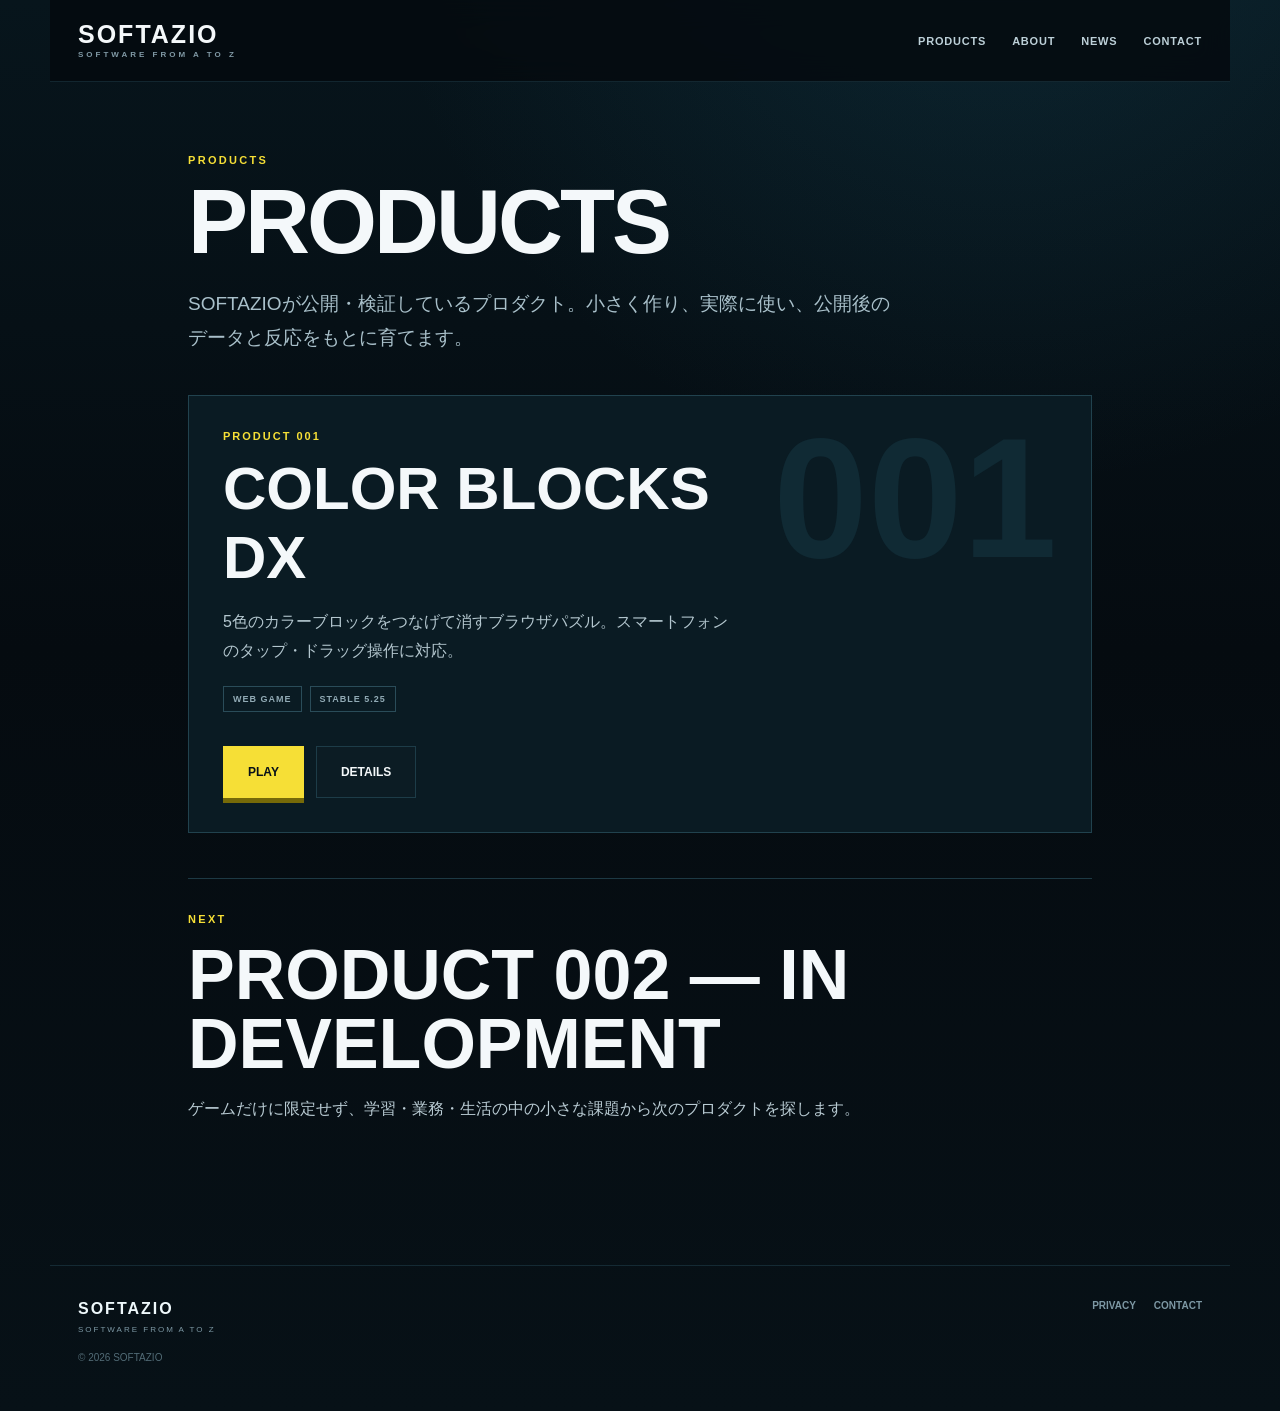
<file: products.html>
<!doctype html><html lang="ja"><head><meta charset="utf-8"><meta name="viewport" content="width=device-width,initial-scale=1"><title>Products | SOFTAZIO</title><link rel="stylesheet" href="site.css?v=100"><!-- Google tag (gtag.js) -->
<script async src="https://www.googletagmanager.com/gtag/js?id=G-1FV0P774PM"></script>
<script>
  window.dataLayer = window.dataLayer || [];
  function gtag(){dataLayer.push(arguments);}
  gtag('js', new Date());
  gtag('config', 'G-1FV0P774PM');
</script>
<link rel="icon" type="image/png" href="cat_yellow.png"><!-- Google AdSense -->
<script async src="https://pagead2.googlesyndication.com/pagead/js/adsbygoogle.js?client=ca-pub-8163972323891550"
     crossorigin="anonymous"></script>
<meta name="google-adsense-account" content="ca-pub-8163972323891550">
</head><body><header class="site-header"><a class="brand" href="index.html"><span class="brand-name">SOFTAZIO</span><span class="brand-tag">SOFTWARE FROM A TO Z</span></a><nav><a href="products.html">PRODUCTS</a><a href="about.html">ABOUT</a><a href="news.html">NEWS</a><a href="contact.html">CONTACT</a></nav></header><main class="page"><div class="eyebrow">PRODUCTS</div><h1 class="page-title">PRODUCTS</h1><p class="page-lead">SOFTAZIOが公開・検証しているプロダクト。小さく作り、実際に使い、公開後のデータと反応をもとに育てます。</p><article class="catalog-card"><div><div class="product-num">PRODUCT 001</div><h2>COLOR BLOCKS DX</h2><p>5色のカラーブロックをつなげて消すブラウザパズル。スマートフォンのタップ・ドラッグ操作に対応。</p><div class="product-meta"><span>WEB GAME</span><span>STABLE 5.25</span></div><div class="cta-row"><a class="btn primary" href="game.html" onclick="if(window.gtag){gtag(\'event\',\'play_now_click\',{event_category:\'engagement\',event_label:\'COLOR BLOCKS DX\'});}">PLAY</a><a class="btn secondary" href="product-color-blocks.html">DETAILS</a></div></div><div class="catalog-number">001</div></article><section class="coming"><div class="section-kicker">NEXT</div><h2>PRODUCT 002 — IN DEVELOPMENT</h2><p>ゲームだけに限定せず、学習・業務・生活の中の小さな課題から次のプロダクトを探します。</p></section></main><footer><div><strong>SOFTAZIO</strong><small>SOFTWARE FROM A TO Z</small></div><div class="footer-links"><a href="privacy.html">PRIVACY</a><a href="contact.html">CONTACT</a></div><div class="copyright">© 2026 SOFTAZIO</div></footer></body></html>
</file>
<file: site.css>
*{box-sizing:border-box}:root{--bg:#050b10;--panel:#0b1c24;--text:#f4f8fa;--muted:#89a1ad;--line:#1d3c48;--gold:#f6df36}html{background:var(--bg);color-scheme:dark;scroll-behavior:smooth}body{margin:0;background:radial-gradient(circle at 78% -10%,rgba(32,100,125,.24),transparent 34%),linear-gradient(180deg,#07151c 0,#050b10 46%,#071117 100%);color:var(--text);font-family:Arial,"Noto Sans JP",sans-serif;min-height:100vh}a{color:inherit;text-decoration:none}.site-header{position:sticky;top:0;z-index:50;max-width:1180px;margin:auto;padding:22px 28px;display:flex;align-items:center;justify-content:space-between;background:rgba(5,11,16,.87);backdrop-filter:blur(14px);border-bottom:1px solid rgba(120,217,255,.13)}.brand{display:flex;flex-direction:column;gap:3px}.brand-name{font:900 25px/1 "Arial Black",Arial,sans-serif;letter-spacing:2px}.brand-tag{font-size:8px;letter-spacing:3px;color:#819aa6;font-weight:800}nav{display:flex;gap:26px}nav a{font-size:11px;font-weight:900;letter-spacing:.8px;color:#bdd0d8}main{max-width:1180px;margin:auto;padding:0 28px 90px}.hero{padding:100px 0 110px;max-width:940px}.eyebrow,.section-kicker{font-size:11px;letter-spacing:2.3px;color:var(--gold);font-weight:900;margin-bottom:16px}.hero h1{font:900 clamp(58px,11vw,120px)/.83 "Arial Black",Arial,sans-serif;letter-spacing:-5px;margin:0 0 34px}.lead{font-size:clamp(18px,3.4vw,25px);line-height:1.8;color:#c9d8de;max-width:760px}.cta-row{display:flex;gap:12px;flex-wrap:wrap;margin-top:34px}.btn{display:inline-flex;align-items:center;justify-content:center;min-height:52px;padding:0 24px;border:1px solid var(--line);font:900 12px "Arial Black",Arial,sans-serif}.primary{background:var(--gold);color:#071019;border-color:var(--gold);box-shadow:0 5px 0 #766a08}.secondary{background:#0c1c24}.manifesto,.featured,.areas,.latest{padding:78px 0;border-top:1px solid rgba(120,217,255,.13)}.manifesto-grid{display:grid;grid-template-columns:.8fr 1.2fr;gap:60px}.manifesto h2,.featured h2,.coming h2{font:900 clamp(38px,7vw,70px)/.98 "Arial Black",Arial,sans-serif;margin:0}.manifesto p,.product-copy p,.coming p,.content-section p,.legal p,.contact-panel p{font-size:16px;line-height:1.9;color:#b9cbd3}.product-hero-card{display:grid;grid-template-columns:1.2fr .8fr;gap:30px;border:1px solid #244753;background:linear-gradient(145deg,#0d222b,#09161c);padding:36px;box-shadow:0 30px 80px rgba(0,0,0,.28)}.product-num{font:900 11px "Arial Black",Arial,sans-serif;color:var(--gold);letter-spacing:2px;margin-bottom:12px}.product-copy h2{font-size:clamp(40px,7vw,72px)}.product-meta{display:flex;gap:8px;flex-wrap:wrap;margin:20px 0}.product-meta span,.contact-types span{border:1px solid #2a4c59;padding:7px 9px;font-size:9px;font-weight:900;letter-spacing:1px;color:#91aab5}.product-visual{min-height:330px;background:radial-gradient(circle at 50% 40%,rgba(120,217,255,.16),transparent 55%),#061117;display:flex;align-items:center;justify-content:center;position:relative;overflow:hidden}.pixel-cat{font-size:86px;z-index:2}.blocks{position:absolute;inset:0;display:grid;grid-template-columns:repeat(5,1fr);grid-template-rows:repeat(2,1fr);opacity:.2}.blocks i{border:1px solid #315867}.area-grid,.principles{display:grid;grid-template-columns:repeat(4,1fr);gap:12px}.area-grid article,.principles article{background:#09171e;border:1px solid #1e3b46;padding:24px;min-height:180px}.area-grid span,.principles span{color:var(--gold);font-size:10px;font-weight:900}.area-grid h3,.principles h3{font:900 19px "Arial Black",Arial,sans-serif}.area-grid p,.principles p{color:#91a8b3;line-height:1.6;font-size:13px}.news-row{display:grid;grid-template-columns:120px 1fr auto;gap:20px;padding:22px 0;border-bottom:1px solid #1a3540;align-items:center}.news-row time,.news-list time{font-size:11px;color:#76929f}.news-row span{font-size:11px;color:var(--gold);font-weight:900}.page{padding-top:72px;max-width:960px}.page-title{font:900 clamp(48px,9vw,90px)/.9 "Arial Black",Arial,sans-serif;letter-spacing:-3px;margin:0 0 24px}.page-lead{font-size:19px;line-height:1.8;color:#a9c0ca;max-width:720px;margin-bottom:40px}.catalog-card{display:grid;grid-template-columns:1fr auto;gap:30px;background:#0a1b23;border:1px solid #21424e;padding:34px;margin:30px 0}.catalog-card h2{font:900 clamp(34px,7vw,60px) "Arial Black",Arial,sans-serif;margin:0 0 12px}.catalog-card p{color:#b4c7cf;line-height:1.8}.catalog-number{font:900 clamp(90px,18vw,170px)/.8 "Arial Black",Arial,sans-serif;color:#102a34}.coming,.content-section,.contact-panel{padding:34px 0;border-top:1px solid #1d3944;margin-top:45px}.big-copy h2{font-size:clamp(40px,8vw,80px)}.note{font-size:12px;color:#6f8995;margin-top:40px}.info-grid{display:grid;grid-template-columns:repeat(4,1fr);gap:10px;margin:44px 0}.info-grid article{border:1px solid #21424e;background:#09171e;padding:18px}.info-grid span{display:block;color:#718b97;font-size:9px;font-weight:900;letter-spacing:1px;margin-bottom:8px}.info-grid strong{font-size:13px}.formula{font:900 24px "Arial Black",Arial,sans-serif!important;color:#ffe85d!important}.news-list article{padding:30px 0;border-bottom:1px solid #1b3741}.news-list h2{font-size:22px}.news-list p{color:#9db3bc;line-height:1.75}.contact-types{display:flex;gap:8px;flex-wrap:wrap;margin-top:24px}.legal h2{margin-top:38px}footer{max-width:1180px;margin:auto;border-top:1px solid rgba(120,217,255,.13);padding:34px 28px 48px;display:grid;grid-template-columns:1fr auto;gap:16px;color:#7d98a4}footer strong{display:block;color:#eef8fb;letter-spacing:2px}footer small{font-size:8px;letter-spacing:2px}.footer-links{display:flex;gap:18px;font-size:10px;font-weight:900}.copyright{grid-column:1/-1;font-size:10px;color:#526b76}@media(max-width:760px){.site-header{position:relative;align-items:flex-start;flex-direction:column;gap:18px;padding:20px 22px}nav{gap:14px;flex-wrap:wrap}nav a{font-size:10px}main{padding:0 22px 70px}.hero{padding:72px 0 80px}.hero h1{letter-spacing:-3px}.manifesto,.featured,.areas,.latest{padding:56px 0}.manifesto-grid,.product-hero-card{grid-template-columns:1fr;gap:28px}.product-visual{min-height:220px}.area-grid,.principles{grid-template-columns:1fr 1fr}.info-grid{grid-template-columns:1fr 1fr}.catalog-card{grid-template-columns:1fr}.catalog-number{display:none}.news-row{grid-template-columns:90px 1fr}.news-row span{display:none}footer{grid-template-columns:1fr}.copyright{grid-column:1}}@media(max-width:430px){.area-grid,.principles,.info-grid{grid-template-columns:1fr}.btn{width:100%}.hero h1{font-size:54px}.page-title{font-size:48px}}

.mail-link{color:var(--gold);font-weight:900;word-break:break-all}

.original-art{padding:26px;flex-direction:column;gap:18px}
.original-block-grid{width:min(100%,360px);display:grid;grid-template-columns:repeat(5,1fr);gap:10px;align-items:center;justify-content:center}
.original-block-grid img{width:100%;aspect-ratio:1/1;object-fit:contain;filter:drop-shadow(0 10px 16px rgba(0,0,0,.38))}
.original-art-label{font:900 9px "Arial Black",Arial,sans-serif;letter-spacing:1.6px;color:#8eabb7}
.art-showcase{display:grid;grid-template-columns:repeat(5,1fr);gap:12px;margin-top:24px}
.art-showcase figure{margin:0;padding:12px;border:1px solid #21424e;background:#08151b;text-align:center}
.art-showcase img{width:100%;aspect-ratio:1/1;object-fit:contain;filter:drop-shadow(0 8px 12px rgba(0,0,0,.35))}
.art-showcase figcaption{margin-top:9px;font:900 9px "Arial Black",Arial,sans-serif;letter-spacing:1px;color:#9ab1bc}
@media(max-width:560px){.original-block-grid{gap:6px}.art-showcase{grid-template-columns:repeat(3,1fr)}}
</file>
